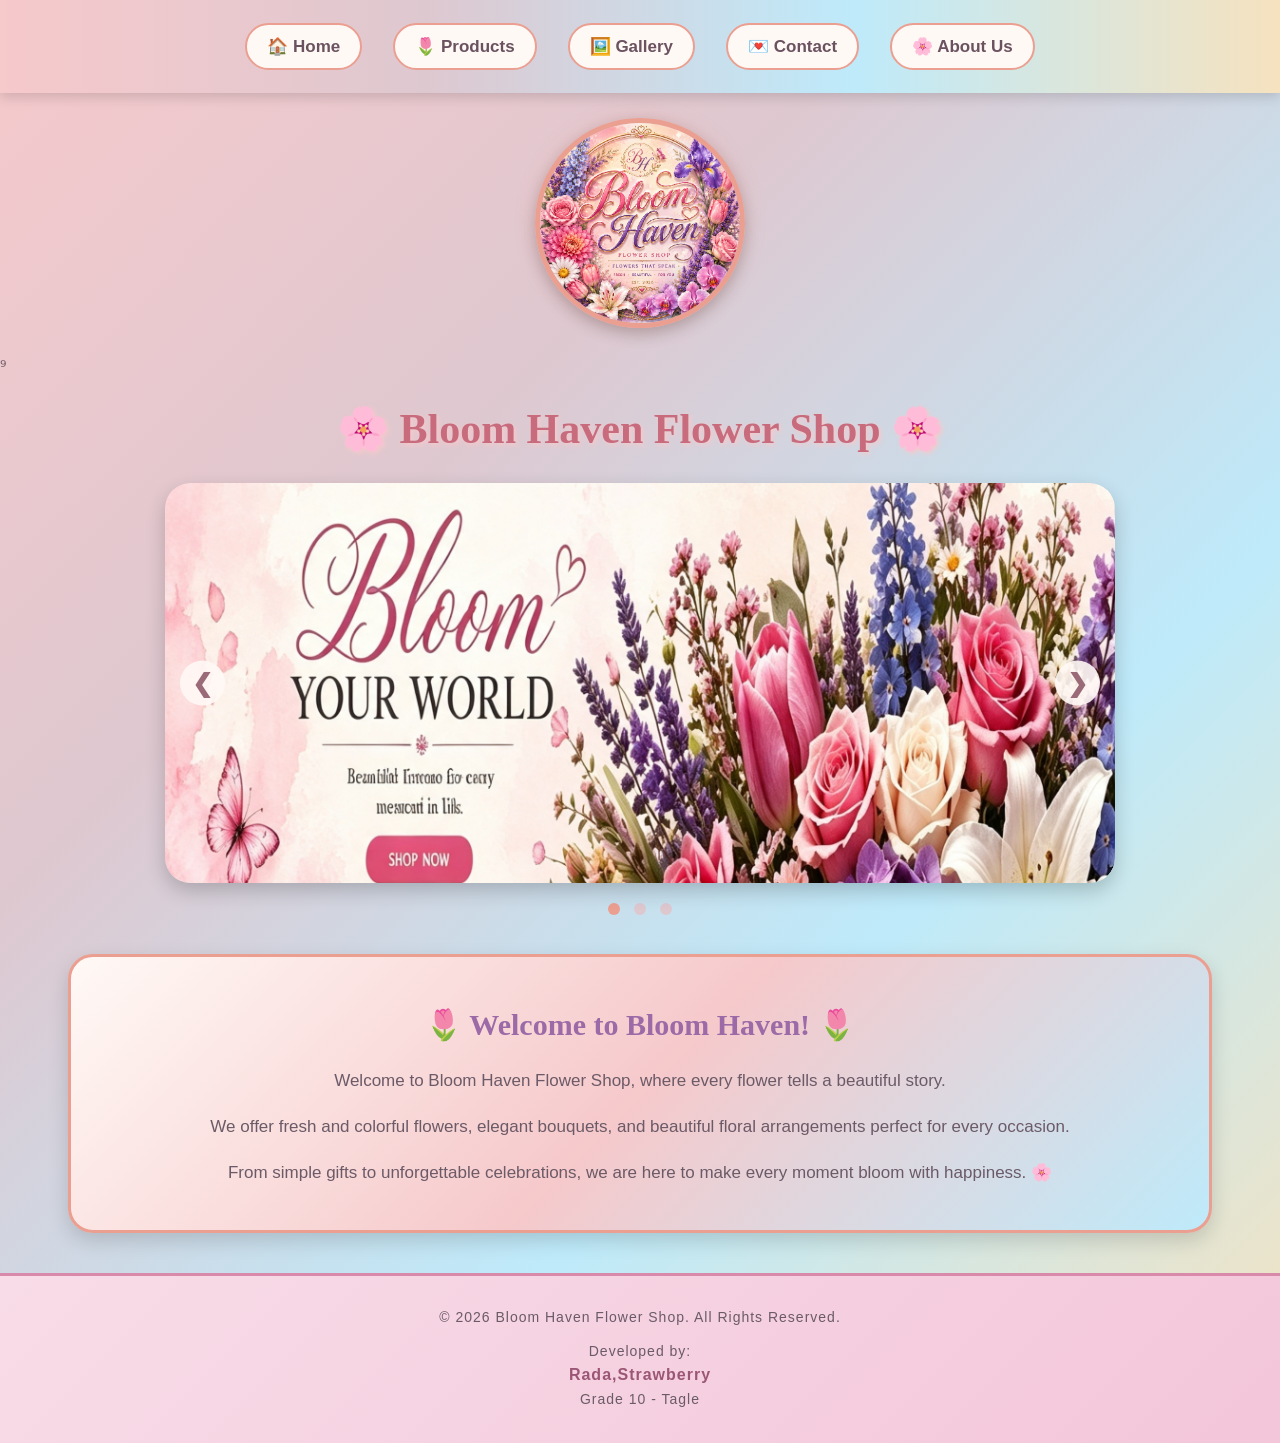
<file: Index.html>
<!DOCTYPE html>
<html>

<head>

    <title>Bloom Haven Flower Shop - Home</title>

    <link rel="stylesheet" href="style.css">

    <style>

        body{
            background:linear-gradient(
                135deg,
                #F6C9CB,
                #DEC8D0,
                #BEEAFA,
                #F6E2BF
            );

            font-family:Arial,sans-serif;
            margin:0;
        }


        /* WELCOME */

        .welcome{
            width:85%;
            margin:30px auto;

            padding:25px;

            text-align:center;

            background:linear-gradient(
                135deg,
                #FFF9F5,
                #F6C9CB,
                #BEEAFA
            );

            border:3px solid #EB9F91;

            border-radius:25px;

            box-shadow:
                0 8px 20px
                rgba(0,0,0,.15);
        }


        .welcome h2{
            color:#9B6AA7;
            font-size:30px;
        }


        .welcome p{
            color:#6B5A67;
            font-size:17px;
            line-height:1.7;
        }


        /* SLIDESHOW */

        .slider{

            width:90%;
            max-width:950px;

            height:400px;

            margin:30px auto 0;

            position:relative;

            overflow:hidden;

            border-radius:25px;

            box-shadow:
                0 8px 20px
                rgba(0,0,0,.2);

        }


        .slides{

            display:none;

            width:100%;
            height:100%;

        }


        .slides img{

            width:100%;
            height:100%;

            object-fit:cover;

            display:block;

            border-radius:25px;

        }


        /* FADE */

        .fade{

            animation:fade 1.2s;

        }


        @keyframes fade{

            from{
                opacity:.4;
            }

            to{
                opacity:1;
            }

        }


        /* ARROWS */

        .prev,
        .next{

            position:absolute;

            top:50%;

            transform:translateY(-50%);

            width:45px;
            height:45px;

            display:flex;

            align-items:center;
            justify-content:center;

            background:rgba(255,249,245,.9);

            color:#9B6A78;

            font-size:25px;

            font-weight:bold;

            border-radius:50%;

            cursor:pointer;

            transition:.3s;

            z-index:5;

            text-decoration:none;

        }


        .prev{
            left:15px;
        }


        .next{
            right:15px;
        }


        .prev:hover,
        .next:hover{

            background:#EB9F91;

            color:white;

            transform:
                translateY(-50%)
                scale(1.1);

        }


        /* DOTS */

        .dots{

            text-align:center;

            margin-top:15px;

        }


        .dot{

            display:inline-block;

            width:12px;
            height:12px;

            margin:5px;

            background:#DEC8D0;

            border-radius:50%;

            cursor:pointer;

            transition:.3s;

        }


        .dot:hover{

            background:#EB9F91;

            transform:scale(1.2);

        }


        .dot.active{

            background:#EB9F91;

        }


        /* PHONE */

        @media screen and (max-width:700px){

            .slider{

                width:92%;

                height:230px;

            }


            .prev,
            .next{

                width:35px;
                height:35px;

                font-size:20px;

            }


            .prev{
                left:8px;
            }


            .next{
                right:8px;
            }


            .welcome{

                width:80%;

            }


            .welcome h2{

                font-size:25px;

            }

        }
  
       nav{
    background:linear-gradient(90deg,#F6C9CB,#DEC8D0,#BEEAFA,#F6E2BF);
    padding:18px 10px;
    text-align:center;
    box-shadow:0 4px 12px rgba(0,0,0,0.15);
}

nav a{
    display:inline-block;
    color:#6B5260;
    text-decoration:none;
    font-size:17px;
    font-weight:bold;

    margin:5px 8px;
    padding:11px 20px;

    border-radius:25px;

    transition:0.4s;
}

nav a:hover{
    background:#FFF9F5;
    color:#EB9F91;

    transform:translateY(-3px);

    box-shadow:0 5px 10px rgba(0,0,0,0.15);
}

    </style>

</head>


<body>


<!-- NAVIGATION -->

<nav>

<a href="index.html">🏠 Home</a>

<a href="products.html">🌷 Products</a>

<a href="gallery.html">🖼️ Gallery</a>

<a href="contact.html">💌 Contact</a>

<a href="about.html">🌸 About Us</a>

</nav>

    
    <div class="logo">

    <img src="images/logo.png"
         alt="Bloom Haven Flower Shop Logo">

</div>⁹

<br>


<!-- BUSINESS NAME -->

<h1 style="
    text-align:center;
    color:#C86B7C;
    font-size:42px;
">

🌸 Bloom Haven Flower Shop 🌸

</h1>


<!-- SLIDESHOW -->

<div class="slider">


    <div class="slides fade">

        <img src="images/banner1.jpg">

    </div>


    <div class="slides fade">

        <img src="images/banner2.jpg">

    </div>


    <div class="slides fade">

        <img src="images/banner3.jpg">

    </div>




    <!-- PREVIOUS -->

    <a
        class="prev"
        onclick="plusSlides(-1)"
    >

        &#10094;

    </a>


    <!-- NEXT -->

    <a
        class="next"
        onclick="plusSlides(1)"
    >

        &#10095;

    </a>


</div>


<!-- DOTS -->

<div class="dots">

    <span
        class="dot"
        onclick="currentSlide(1)">
    </span>

    <span
        class="dot"
        onclick="currentSlide(2)">
    </span>

    <span
        class="dot"
        onclick="currentSlide(3)">
    </span>

</div>


<!-- WELCOME -->

<div class="welcome">

    <h2>
        🌷 Welcome to Bloom Haven! 🌷
    </h2>


    <p>

        Welcome to Bloom Haven Flower Shop,
        where every flower tells a beautiful story.

    </p>


    <p>

        We offer fresh and colorful flowers,
        elegant bouquets, and beautiful floral
        arrangements perfect for every occasion.

    </p>


    <p>

        From simple gifts to unforgettable
        celebrations, we are here to make
        every moment bloom with happiness. 🌸

    </p>

</div>


<!-- JAVASCRIPT -->

<script>

let slideIndex = 1;

showSlides(slideIndex);


function plusSlides(n){

    showSlides(slideIndex += n);

}


function currentSlide(n){

    showSlides(slideIndex = n);

}


function showSlides(n){

    let i;

    let slides =
        document.getElementsByClassName("slides");

    let dots =
        document.getElementsByClassName("dot");


    if(n > slides.length){

        slideIndex = 1;

    }


    if(n < 1){

        slideIndex = slides.length;

    }


    for(i = 0; i < slides.length; i++){

        slides[i].style.display = "none";

    }


    for(i = 0; i < dots.length; i++){

        dots[i].className =
            dots[i].className.replace(" active","");

    }


    slides[slideIndex-1].style.display = "block";

    dots[slideIndex-1].className += " active";

}


/* AUTOMATIC SLIDESHOW */

setInterval(function(){

    plusSlides(1);

},4000);

</script>

  <footer>
    <p>© 2026 Bloom Haven Flower Shop. All Rights Reserved.</p>

    <p class="developer">
        Developed by:<br>
        <strong>Rada,Strawberry</strong><br>
        Grade 10 - Tagle
    </p>
</footer>  
    
    
</body>

</html>
</file>
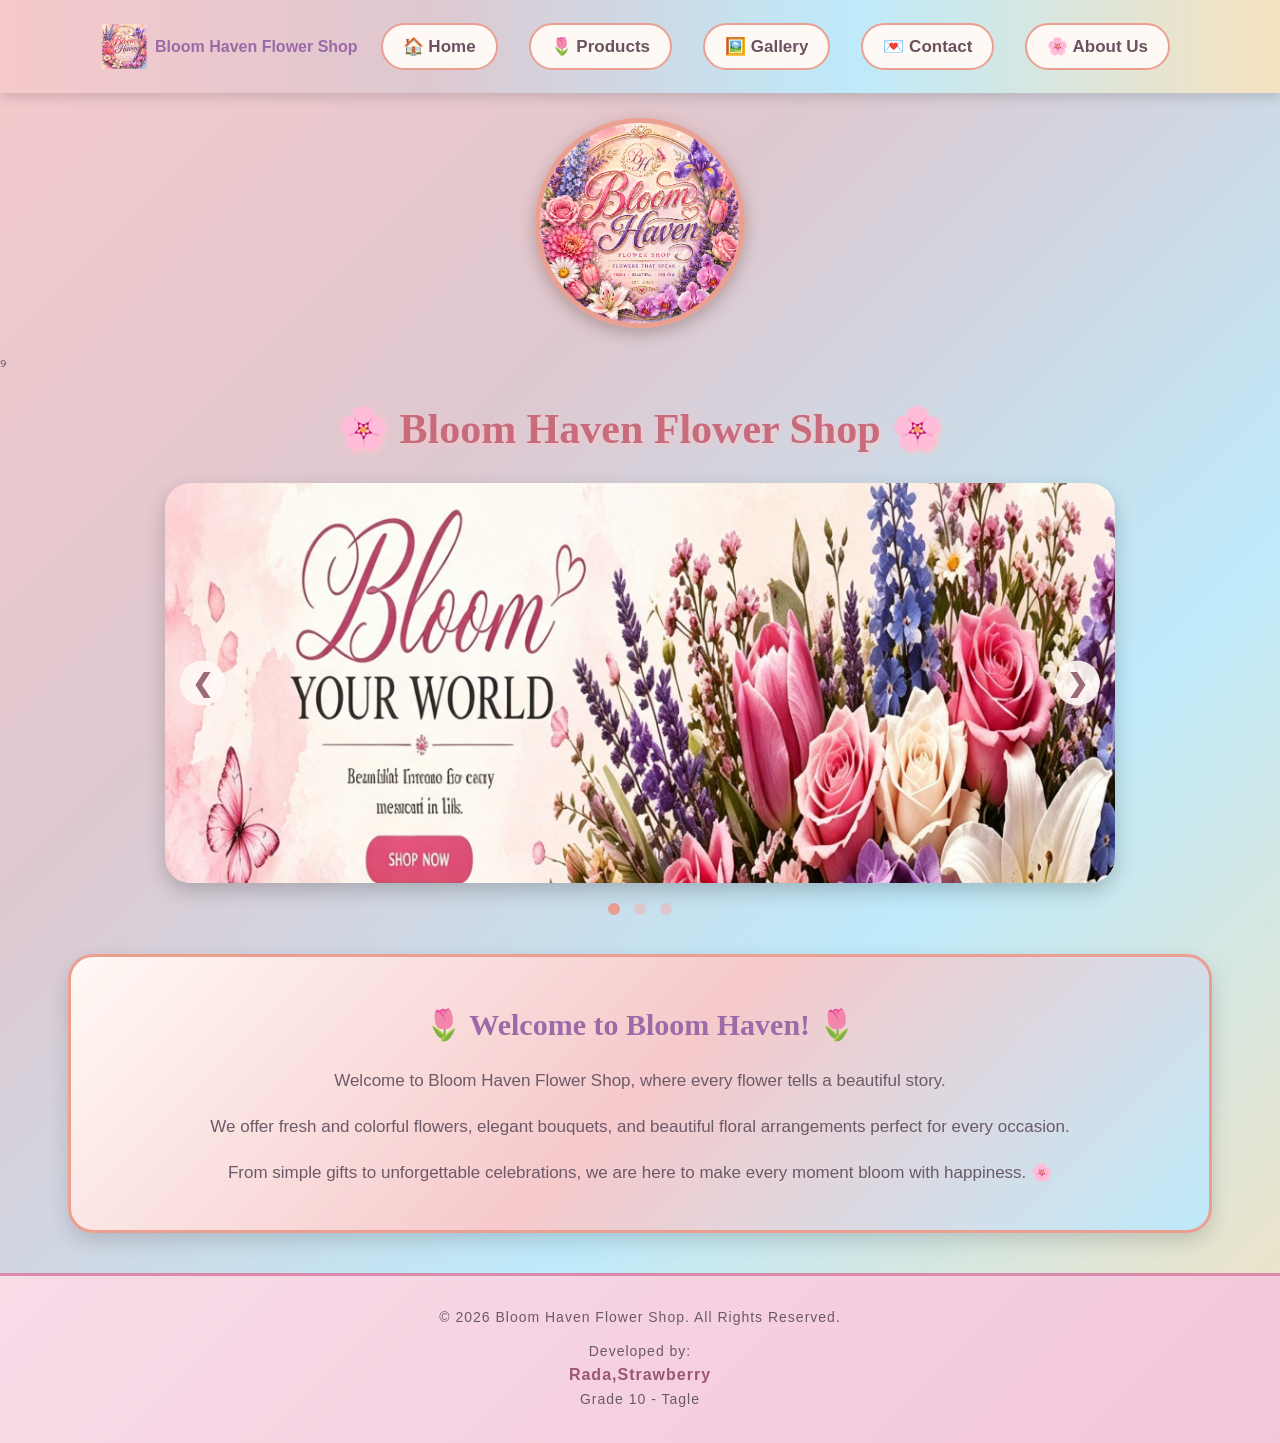
<file: index.html>
<!DOCTYPE html>
<html>

<head>

    <title>Bloom Haven Flower Shop - Home</title>

    <link rel="stylesheet" href="style.css">

    <style>

        body{
            background:linear-gradient(
                135deg,
                #F6C9CB,
                #DEC8D0,
                #BEEAFA,
                #F6E2BF
            );

            font-family:Arial,sans-serif;
            margin:0;
        }


        /* WELCOME */

        .welcome{
            width:85%;
            margin:30px auto;

            padding:25px;

            text-align:center;

            background:linear-gradient(
                135deg,
                #FFF9F5,
                #F6C9CB,
                #BEEAFA
            );

            border:3px solid #EB9F91;

            border-radius:25px;

            box-shadow:
                0 8px 20px
                rgba(0,0,0,.15);
        }


        .welcome h2{
            color:#9B6AA7;
            font-size:30px;
        }


        .welcome p{
            color:#6B5A67;
            font-size:17px;
            line-height:1.7;
        }


        /* SLIDESHOW */

        .slider{

            width:90%;
            max-width:950px;

            height:400px;

            margin:30px auto 0;

            position:relative;

            overflow:hidden;

            border-radius:25px;

            box-shadow:
                0 8px 20px
                rgba(0,0,0,.2);

        }


        .slides{

            display:none;

            width:100%;
            height:100%;

        }


        .slides img{

            width:100%;
            height:100%;

            object-fit:cover;

            display:block;

            border-radius:25px;

        }


        /* FADE */

        .fade{

            animation:fade 1.2s;

        }


        @keyframes fade{

            from{
                opacity:.4;
            }

            to{
                opacity:1;
            }

        }


        /* ARROWS */

        .prev,
        .next{

            position:absolute;

            top:50%;

            transform:translateY(-50%);

            width:45px;
            height:45px;

            display:flex;

            align-items:center;
            justify-content:center;

            background:rgba(255,249,245,.9);

            color:#9B6A78;

            font-size:25px;

            font-weight:bold;

            border-radius:50%;

            cursor:pointer;

            transition:.3s;

            z-index:5;

            text-decoration:none;

        }


        .prev{
            left:15px;
        }


        .next{
            right:15px;
        }


        .prev:hover,
        .next:hover{

            background:#EB9F91;

            color:white;

            transform:
                translateY(-50%)
                scale(1.1);

        }


        /* DOTS */

        .dots{

            text-align:center;

            margin-top:15px;

        }


        .dot{

            display:inline-block;

            width:12px;
            height:12px;

            margin:5px;

            background:#DEC8D0;

            border-radius:50%;

            cursor:pointer;

            transition:.3s;

        }


        .dot:hover{

            background:#EB9F91;

            transform:scale(1.2);

        }


        .dot.active{

            background:#EB9F91;

        }


        /* PHONE */

        @media screen and (max-width:700px){

            .slider{

                width:92%;

                height:230px;

            }


            .prev,
            .next{

                width:35px;
                height:35px;

                font-size:20px;

            }


            .prev{
                left:8px;
            }


            .next{
                right:8px;
            }


            .welcome{

                width:80%;

            }


            .welcome h2{

                font-size:25px;

            }

        }
  
       nav{
    background:linear-gradient(90deg,#F6C9CB,#DEC8D0,#BEEAFA,#F6E2BF);
    padding:18px 10px;
    text-align:center;
    box-shadow:0 4px 12px rgba(0,0,0,0.15);
}

nav a{
    display:inline-block;
    color:#6B5260;
    text-decoration:none;
    font-size:17px;
    font-weight:bold;

    margin:5px 8px;
    padding:11px 20px;

    border-radius:25px;

    transition:0.4s;
}

nav a:hover{
    background:#FFF9F5;
    color:#EB9F91;

    transform:translateY(-3px);

    box-shadow:0 5px 10px rgba(0,0,0,0.15);
}

    </style>

</head>


<body>
    
<!-- NAVIGATION -->

<nav>
<div class="brand">
        <img src="logo.png" alt="Bloom Haven Logo">
        <span>Bloom Haven Flower Shop</span>
</div>
    
<a href="index.html">🏠 Home</a>

<a href="products.html">🌷 Products</a>

<a href="gallery.html">🖼️ Gallery</a>

<a href="contact.html">💌 Contact</a>

<a href="about.html">🌸 About Us</a>

</nav>

    
    <div class="logo">

    <img src="images/logo.png"
         alt="Bloom Haven Flower Shop Logo">

</div>⁹

<br>


<!-- BUSINESS NAME -->

<h1 style="
    text-align:center;
    color:#C86B7C;
    font-size:42px;
">

🌸 Bloom Haven Flower Shop 🌸

</h1>


<!-- SLIDESHOW -->

<div class="slider">


    <div class="slides fade">

        <img src="images/banner1.jpg">

    </div>


    <div class="slides fade">

        <img src="images/banner2.jpg">

    </div>


    <div class="slides fade">

        <img src="images/banner3.jpg">

    </div>




    <!-- PREVIOUS -->

    <a
        class="prev"
        onclick="plusSlides(-1)"
    >

        &#10094;

    </a>


    <!-- NEXT -->

    <a
        class="next"
        onclick="plusSlides(1)"
    >

        &#10095;

    </a>


</div>


<!-- DOTS -->

<div class="dots">

    <span
        class="dot"
        onclick="currentSlide(1)">
    </span>

    <span
        class="dot"
        onclick="currentSlide(2)">
    </span>

    <span
        class="dot"
        onclick="currentSlide(3)">
    </span>

</div>


<!-- WELCOME -->

<div class="welcome">

    <h2>
        🌷 Welcome to Bloom Haven! 🌷
    </h2>


    <p>

        Welcome to Bloom Haven Flower Shop,
        where every flower tells a beautiful story.

    </p>


    <p>

        We offer fresh and colorful flowers,
        elegant bouquets, and beautiful floral
        arrangements perfect for every occasion.

    </p>


    <p>

        From simple gifts to unforgettable
        celebrations, we are here to make
        every moment bloom with happiness. 🌸

    </p>

</div>


<!-- JAVASCRIPT -->

<script>

let slideIndex = 1;

showSlides(slideIndex);


function plusSlides(n){

    showSlides(slideIndex += n);

}


function currentSlide(n){

    showSlides(slideIndex = n);

}


function showSlides(n){

    let i;

    let slides =
        document.getElementsByClassName("slides");

    let dots =
        document.getElementsByClassName("dot");


    if(n > slides.length){

        slideIndex = 1;

    }


    if(n < 1){

        slideIndex = slides.length;

    }


    for(i = 0; i < slides.length; i++){

        slides[i].style.display = "none";

    }


    for(i = 0; i < dots.length; i++){

        dots[i].className =
            dots[i].className.replace(" active","");

    }


    slides[slideIndex-1].style.display = "block";

    dots[slideIndex-1].className += " active";

}


/* AUTOMATIC SLIDESHOW */

setInterval(function(){

    plusSlides(1);

},4000);

</script>

  <footer>
    <p>© 2026 Bloom Haven Flower Shop. All Rights Reserved.</p>

    <p class="developer">
        Developed by:<br>
        <strong>Rada,Strawberry</strong><br>
        Grade 10 - Tagle
    </p>
</footer>  
    
    
</body>

</html>
</file>
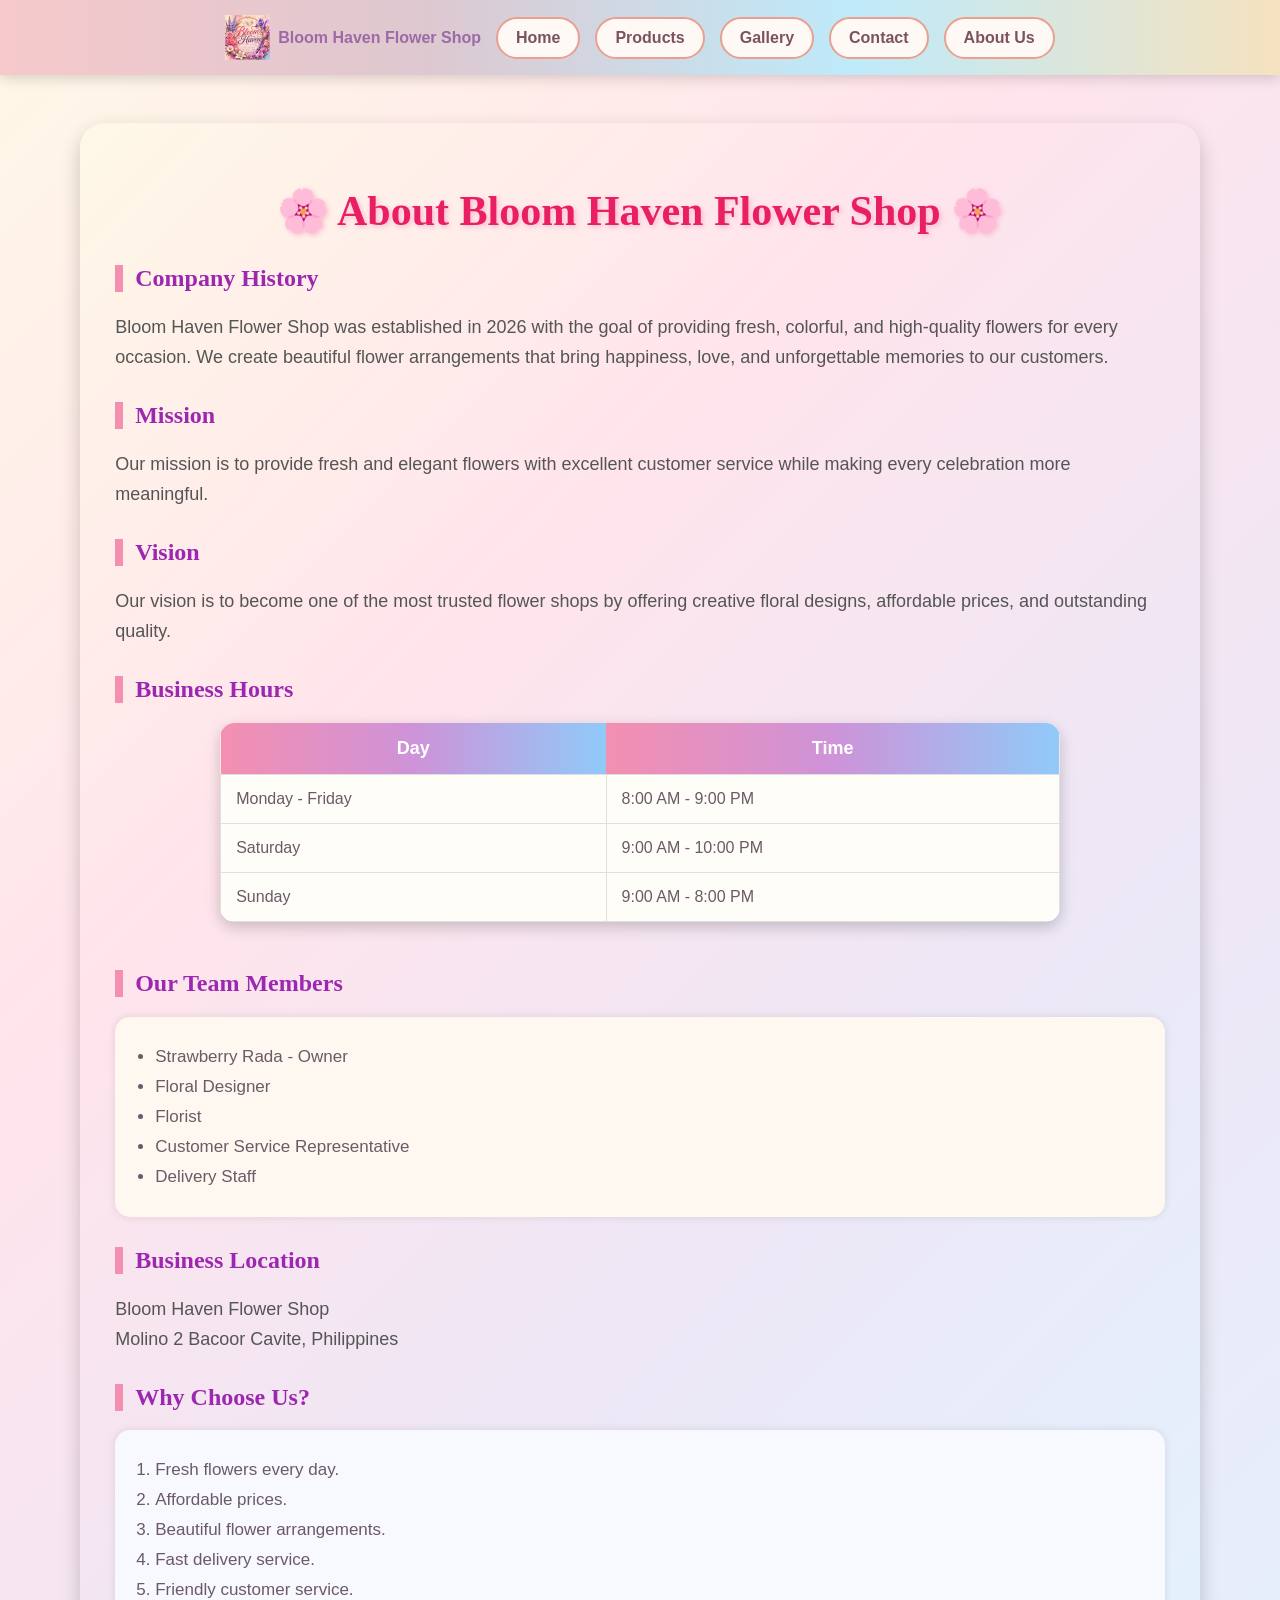
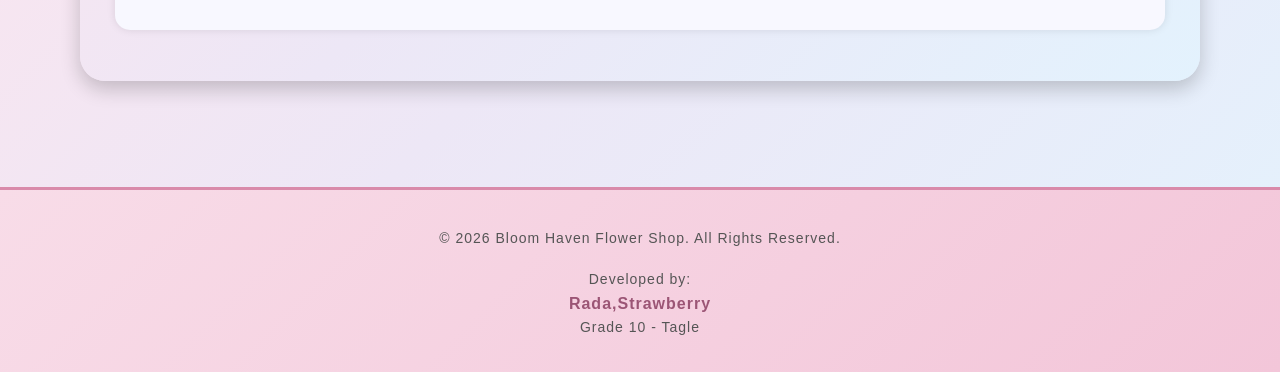
<file: about.html>
<!DOCTYPE html>
<html>

<head>

    <title>Bloom Haven Flower Shop - About Us</title>

    <link rel="stylesheet" href="style.css">

 <style>

body{
    margin:0;
    padding:0;
    font-family:Arial, sans-serif;
    background:linear-gradient(135deg,#FFF8E7,#FFE4EC,#EDE7F6,#E3F2FD);
}

h1{
    text-align:center;
    color:#E91E63;
    font-size:42px;
    text-shadow:2px 2px 5px #F8BBD0;
}

h2{
    color:#9C27B0;
    border-left:8px solid #F48FB1;
    padding-left:12px;
    margin-top:30px;
}

p{
    font-size:18px;
    line-height:30px;
    color:#555;
}

.box{

    width:82%;
    margin:30px auto;
    padding:35px;

    background:linear-gradient(
    135deg,
    #FFF8E7,
    #FFE4EC,
    #EDE7F6,
    #E3F2FD
    );

    border-radius:25px;

    box-shadow:0 8px 20px rgba(0,0,0,.2);

}

table{

    width:80%;
    margin:auto;
    border-collapse:collapse;
    border-radius:15px;
    overflow:hidden;
    box-shadow:0 5px 15px rgba(0,0,0,.2);

}

th{

    background:linear-gradient(
    to right,
    #F48FB1,
    #CE93D8,
    #90CAF9
    );

    color:white;
    padding:15px;
    font-size:18px;

}

td{

    background:#FFFDF7;
    padding:15px;
    border:1px solid #E0E0E0;

}

tr:nth-child(even){

    background:#FFF3F7;

}

ul{

    background:#FFF8F0;
    padding:20px 40px;
    border-radius:15px;
    box-shadow:0 0 8px rgba(0,0,0,.1);

}

ol{

    background:#F8F8FF;
    padding:20px 40px;
    border-radius:15px;
    box-shadow:0 0 8px rgba(0,0,0,.1);

}

li{

    margin:10px 0;
    font-size:17px;

}

</style>

</head>

<body>

<nav>

    <div class="brand">
        <img src="logo.png" alt="Bloom Haven Logo">
        <span>Bloom Haven Flower Shop</span>
    </div>

<a href="index.html">Home</a>

<a href="products.html">Products</a>

<a href="gallery.html">Gallery</a>

<a href="contact.html">Contact</a>

<a href="about.html">About Us</a>

</nav>

<br>

<div class="box">

<h1>🌸 About Bloom Haven Flower Shop 🌸</h1>

<h2>Company History</h2>

<p>

Bloom Haven Flower Shop was established in 2026 with the goal of providing
fresh, colorful, and high-quality flowers for every occasion.
We create beautiful flower arrangements that bring happiness,
love, and unforgettable memories to our customers.

</p>

<h2>Mission</h2>

<p>

Our mission is to provide fresh and elegant flowers with excellent customer
service while making every celebration more meaningful.

</p>

<h2>Vision</h2>

<p>

Our vision is to become one of the most trusted flower shops by offering
creative floral designs, affordable prices, and outstanding quality.

</p>

<h2>Business Hours</h2>

<table>

<tr>

<th>Day</th>

<th>Time</th>

</tr>

<tr>

<td>Monday - Friday</td>

<td>8:00 AM - 9:00 PM</td>

</tr>

<tr>

<td>Saturday</td>

<td>9:00 AM - 10:00 PM</td>

</tr>

<tr>

<td>Sunday</td>

<td>9:00 AM - 8:00 PM</td>

</tr>

</table>

<br>

<h2>Our Team Members</h2>

<ul>

<li>Strawberry Rada - Owner</li>

<li>Floral Designer</li>

<li>Florist</li>

<li>Customer Service Representative</li>

<li>Delivery Staff</li>

</ul>

<h2>Business Location</h2>

<p>

Bloom Haven Flower Shop<br>

Molino 2 Bacoor Cavite, Philippines

</p>

<h2>Why Choose Us?</h2>

<ol>

<li>Fresh flowers every day.</li>

<li>Affordable prices.</li>

<li>Beautiful flower arrangements.</li>

<li>Fast delivery service.</li>

<li>Friendly customer service.</li>

</ol>

</div>

<br><br>

    
    <footer>
    <p>© 2026 Bloom Haven Flower Shop. All Rights Reserved.</p>

    <p class="developer">
        Developed by:<br>
        <strong>Rada,Strawberry</strong><br>
        Grade 10 - Tagle
    </p>
</footer>
    
</body>

</html>
</file>
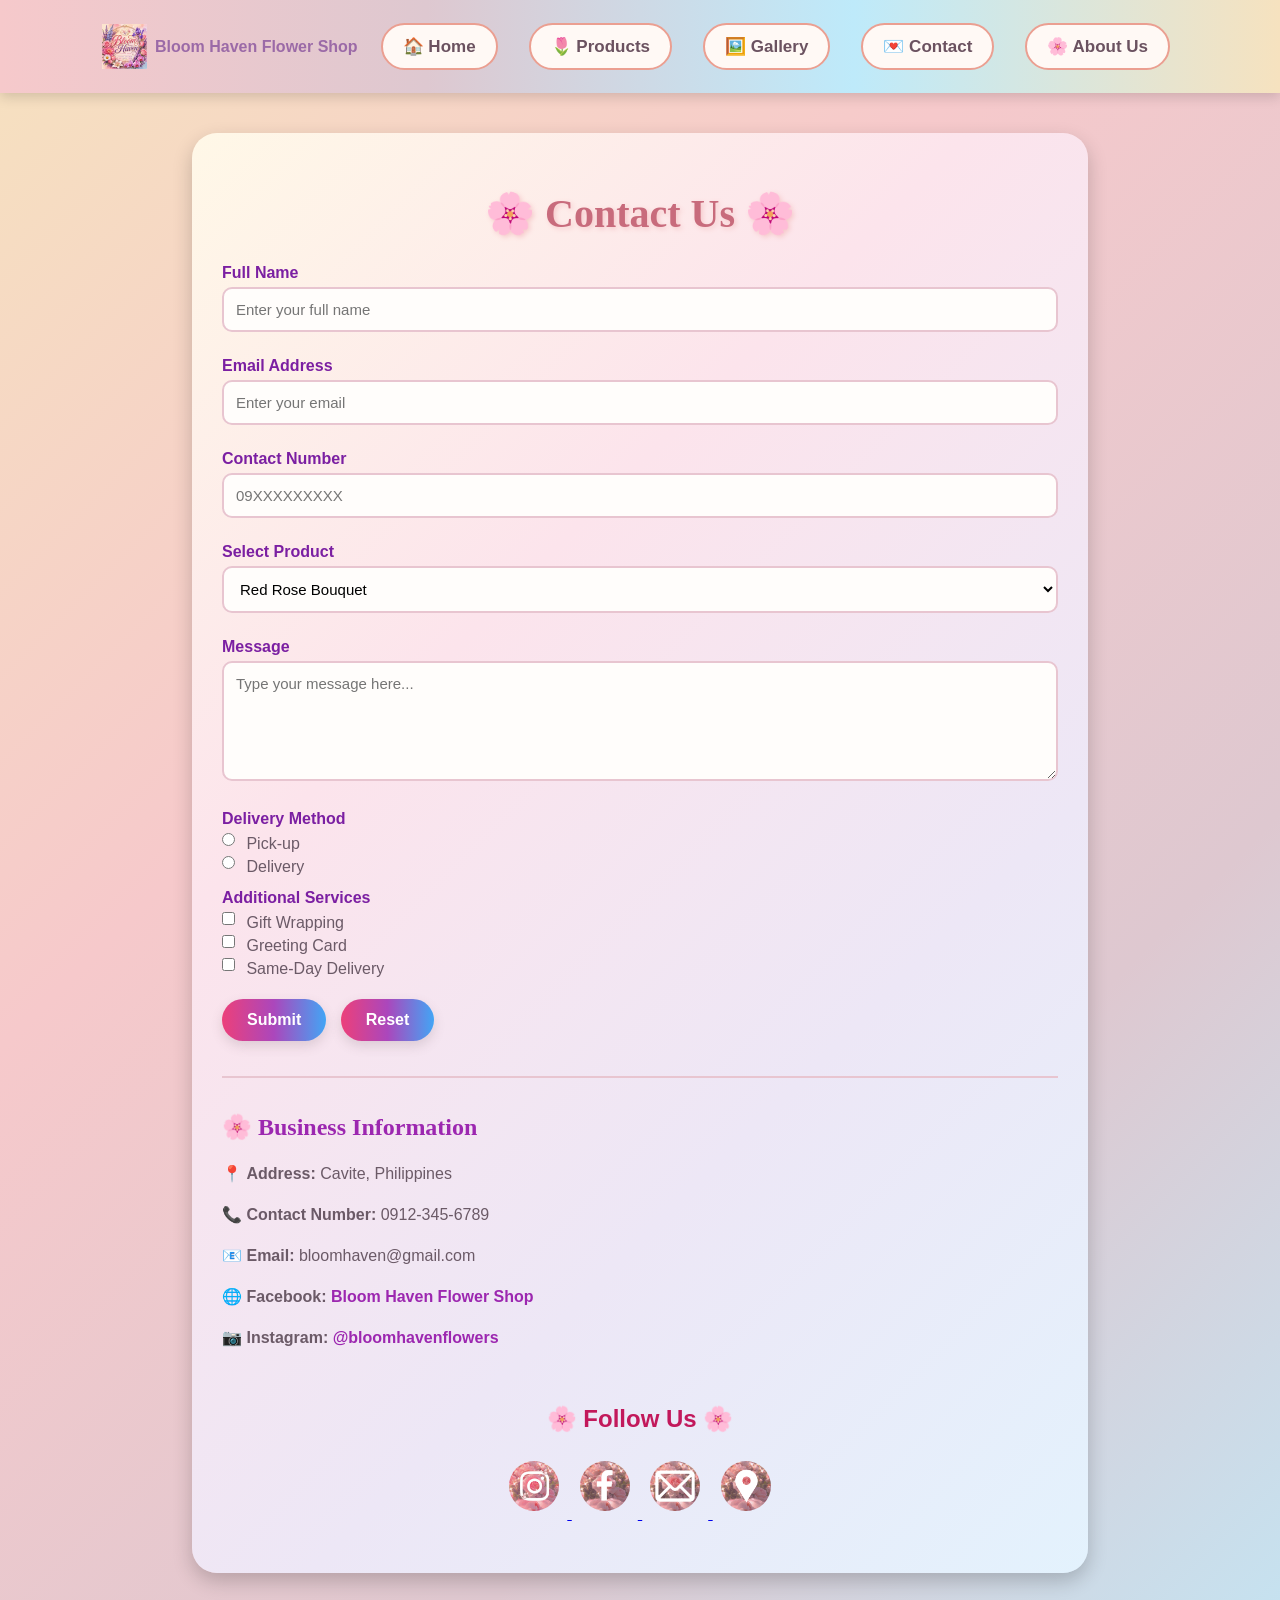
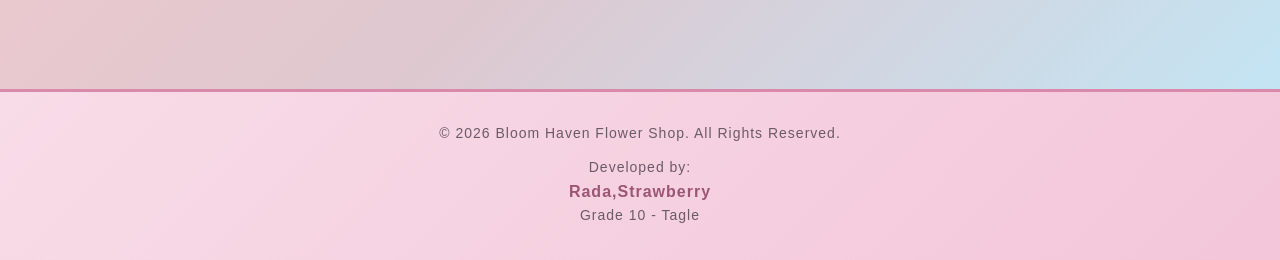
<file: contact.html>
<!DOCTYPE html>
<html>

<head>

    <title>Bloom Haven Flower Shop - Contact Us</title>

    <link rel="stylesheet" href="style.css">

    <style>

        body{
            margin:0;
            font-family:Arial,sans-serif;

            background:linear-gradient(
                135deg,
                #F6E2BF,
                #F6C9CB,
                #DEC8D0,
                #BEEAFA
            );
        }


        /* NAVIGATION */

        nav{
            background:linear-gradient(
                90deg,
                #F6C9CB,
                #DEC8D0,
                #BEEAFA,
                #F6E2BF
            );

            padding:18px 10px;
            text-align:center;

            box-shadow:
                0 4px 12px
                rgba(0,0,0,0.15);
        }


        nav a{
            display:inline-block;

            color:#6B5260;
            text-decoration:none;

            font-size:17px;
            font-weight:bold;

            margin:5px 8px;
            padding:11px 20px;

            border-radius:25px;

            transition:.4s;
        }


        nav a:hover{
            background:#FFF9F5;
            color:#EB9F91;

            transform:translateY(-3px);

            box-shadow:
                0 5px 10px
                rgba(0,0,0,0.15);
        }


        /* CONTAINER */

        .container{
            width:70%;
            margin:40px auto;

            background:linear-gradient(
                135deg,
                #FFF8E7,
                #FCE4EC,
                #EDE7F6,
                #E3F2FD
            );

            padding:30px;

            border-radius:25px;

            box-shadow:
                0 8px 20px
                rgba(0,0,0,.2);

            box-sizing:border-box;
        }


        /* TITLE */

        h1{
            text-align:center;

            color:#C86B7C;

            font-size:40px;

            text-shadow:
                2px 2px 5px #F6C9CB;
        }


        /* LABELS */

        label{
            font-weight:bold;
            color:#7B1FA2;

            display:block;

            margin-top:10px;
            margin-bottom:5px;
        }


        /* TEXT INPUTS */

        input[type="text"],
        input[type="email"],
        input[type="tel"],
        select,
        textarea{

            width:100%;

            padding:12px;

            margin-bottom:15px;

            border-radius:10px;

            border:2px solid #E8C5D0;

            box-sizing:border-box;

            font-family:Arial,sans-serif;

            font-size:15px;

            background:#FFFDFB;
        }


        input[type="text"]:focus,
        input[type="email"]:focus,
        input[type="tel"]:focus,
        select:focus,
        textarea:focus{

            outline:none;

            border-color:#BEEAFA;

            box-shadow:
                0 0 8px
                rgba(190,234,250,.8);
        }


        /* MESSAGE */

        textarea{

            height:120px;

            resize:vertical;
        }


        /* RADIO BUTTONS */

        input[type="radio"]{

            width:auto;

            margin:0 7px 10px 0;

            vertical-align:middle;

            accent-color:#AB47BC;
        }


        /* CHECKBOXES */

        input[type="checkbox"]{

            width:auto;

            margin:0 7px 10px 0;

            vertical-align:middle;

            accent-color:#EC407A;
        }


        /* BUTTONS */

        button{

            background:linear-gradient(
                to right,
                #EC407A,
                #AB47BC,
                #42A5F5
            );

            color:white;

            border:none;

            padding:12px 25px;

            margin-right:10px;

            border-radius:25px;

            cursor:pointer;

            font-size:16px;

            font-weight:bold;

            transition:.4s;
        }


        button:hover{

            transform:translateY(-3px)
                       scale(1.03);

            box-shadow:
                0 6px 12px
                rgba(0,0,0,.2);
        }


        /* BUSINESS INFORMATION */

        hr{

            border:none;

            border-top:2px solid #E8C5D0;

            margin:35px 0;
        }


        h2{

            color:#9C27B0;
        }


        .business-info p{

            color:#6B5A67;

            font-size:16px;

            line-height:25px;
        }


        .business-info a{

            color:#9C27B0;

            font-weight:bold;

            text-decoration:none;
        }


        .business-info a:hover{

            color:#EC407A;

            text-decoration:underline;
        }


        /* PHONE */

        @media screen and (max-width:700px){

            .container{

                width:92%;

                padding:20px;
            }


            h1{

                font-size:30px;
            }


            nav a{

                font-size:13px;

                padding:9px 11px;

                margin:3px;
            }

        }

    </style>

</head>


<body>


<!-- NAVIGATION -->

<nav>

    <div class="brand">
        <img src="logo.png" alt="Bloom Haven Logo">
        <span>Bloom Haven Flower Shop</span>
    </div>

<a href="index.html">🏠 Home</a>

<a href="products.html">🌷 Products</a>

<a href="gallery.html">🖼️ Gallery</a>

<a href="contact.html">💌 Contact</a>

<a href="about.html">🌸 About Us</a>

</nav>


<!-- CONTACT CONTAINER -->

<div class="container">


<h1>🌸 Contact Us 🌸</h1>


<form>


<label>Full Name</label>

<input
type="text"
placeholder="Enter your full name"
>


<label>Email Address</label>

<input
type="email"
placeholder="Enter your email"
>


<label>Contact Number</label>

<input
type="tel"
placeholder="09XXXXXXXXX"
>


<label>Select Product</label>

<select>

<option>Red Rose Bouquet</option>

<option>Pink Tulips Bouquet</option>

<option>Dahlia Bouquet</option>

<option>Pink Lily Bouquet</option>

<option>Pink Orchid Bouquet</option>

<option>White Daisy Bouquet</option>

<option>Delphinium Bouquet</option>

<option>Iris</option>

<option>Lavender Bouquet</option>

</select>


<label>Message</label>

<textarea
placeholder="Type your message here..."
></textarea>


<label>Delivery Method</label>

<input
type="radio"
name="delivery"
>
Pick-up

<br>

<input
type="radio"
name="delivery"
>
Delivery


<label>Additional Services</label>

<input
type="checkbox"
>
Gift Wrapping

<br>

<input
type="checkbox"
>
Greeting Card

<br>

<input
type="checkbox"
>
Same-Day Delivery

<br><br>


<button type="submit">
Submit
</button>

<button type="reset">
Reset
</button>


</form>


<hr>


<!-- BUSINESS INFORMATION -->

<div class="business-info">

<h2>
🌸 Business Information
</h2>


<p>
📍 <b>Address:</b> Cavite, Philippines
</p>


<p>
📞 <b>Contact Number:</b> 0912-345-6789
</p>


<p>
📧 <b>Email:</b> bloomhaven@gmail.com
</p>


<p>
🌐 <b>Facebook:</b>
<a href="https://facebook.com" target="_blank">
Bloom Haven Flower Shop
</a>
</p>


<p>
📷 <b>Instagram:</b>
<a href="https://instagram.com" target="_blank">
@bloomhavenflowers
</a>
</p>

</div>

  <div style="text-align:center; padding:20px;">

    <h2 style="color:#C2185B; font-family:Arial;">
        🌸 Follow Us 🌸
    </h2>

    <a href="https://www.instagram.com/">
        <img src="Instagram.jpg" width="50" height="50"
             style="border-radius:50%; margin:8px;">
    </a>

    <a href="https://www.facebook.com/">
        <img src="Facebook.jpg" width="50" height="50"
             style="border-radius:50%; margin:8px;">
    </a>

    <a href="mailto:your@gmail.com">
        <img src="Email.jpg" width="50" height="50"
             style="border-radius:50%; margin:8px;">
    </a>

    <a href="Location.html">
        <img src="Location.jpg" width="50" height="50"
             style="border-radius:50%; margin:8px;">
    </a>

</div>

</div>

    

<br><br>

    <footer>
    <p>© 2026 Bloom Haven Flower Shop. All Rights Reserved.</p>

    <p class="developer">
        Developed by:<br>
        <strong>Rada,Strawberry</strong><br>
        Grade 10 - Tagle
    </p>
</footer>

</body>

</html>
</file>
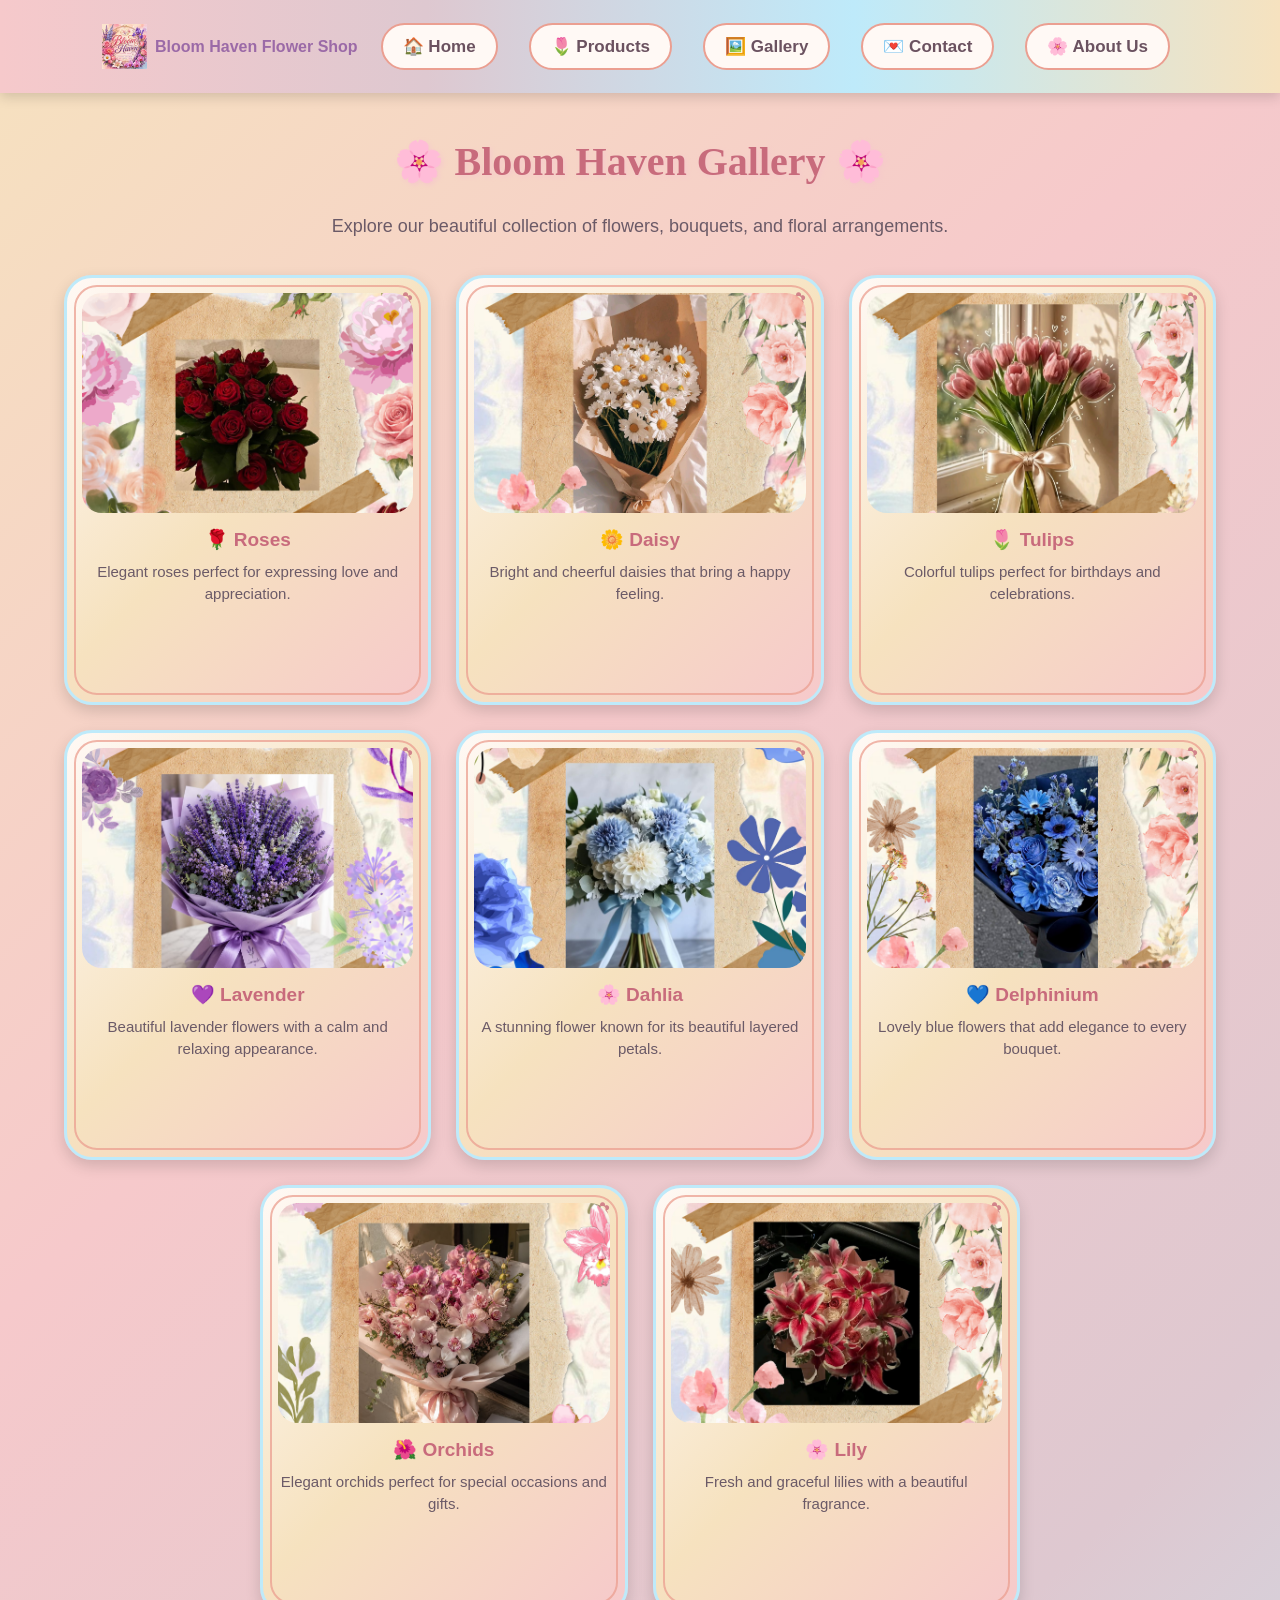
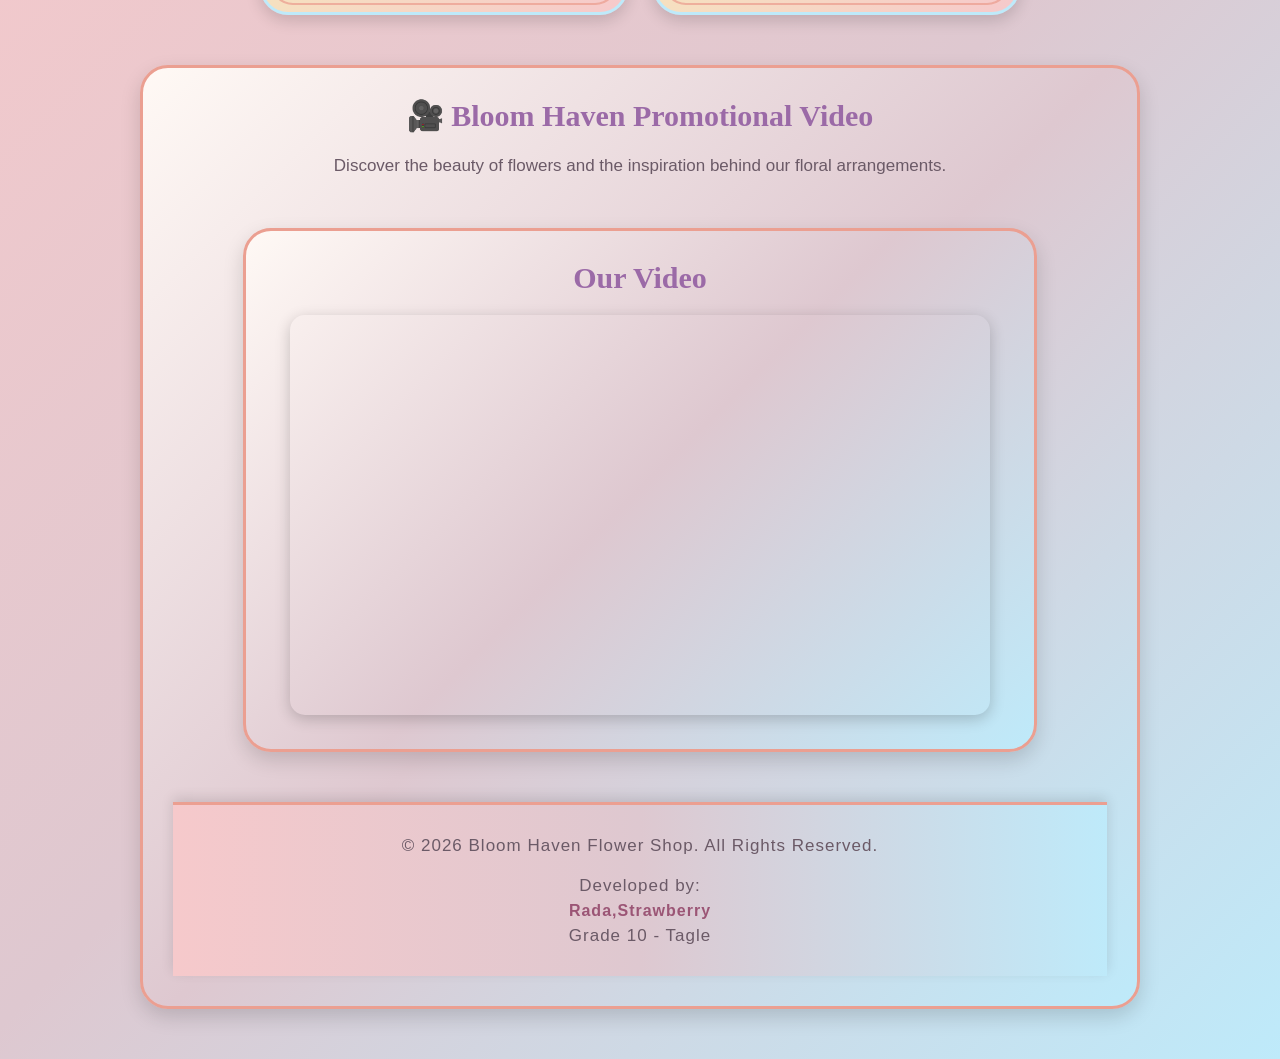
<file: gallery.html>
<!DOCTYPE html>
<html>

<head>

    <title>Bloom Haven Flower Shop - Gallery</title>

    <link rel="stylesheet" href="style.css">

    <style>

        body{
            background:linear-gradient(
                135deg,
                #F6E2BF,
                #F6C9CB,
                #DEC8D0,
                #BEEAFA
            );

            font-family:Arial,sans-serif;
            margin:0;
        }


        /* ========================= */
        /* NAVIGATION */
        /* ========================= */

        nav{
            background:linear-gradient(
                90deg,
                #F6C9CB,
                #DEC8D0,
                #BEEAFA,
                #F6E2BF
            );

            padding:18px 10px;
            text-align:center;

            box-shadow:
                0 4px 12px
                rgba(0,0,0,0.15);
        }


        nav a{
            display:inline-block;

            color:#6B5260;

            text-decoration:none;

            font-size:17px;
            font-weight:bold;

            margin:5px 8px;
            padding:11px 20px;

            border-radius:25px;

            transition:0.4s;
        }


        nav a:hover{
            background:#FFF9F5;

            color:#EB9F91;

            transform:translateY(-3px);

            box-shadow:
                0 5px 10px
                rgba(0,0,0,0.15);
        }


        /* ========================= */
        /* TITLE */
        /* ========================= */

        h1{
            text-align:center;

            color:#C86B7C;

            font-size:40px;

            text-shadow:
                2px 2px 5px #F6C9CB;
        }


        .intro{
            text-align:center;

            color:#6B5A67;

            font-size:18px;

            padding:0 15px;
        }


        /* ========================= */
        /* GALLERY */
        /* ========================= */

        .gallery-table{

            width:90%;

            max-width:1200px;

            margin:35px auto;

            display:grid;

            grid-template-columns:
                repeat(6, 1fr);

            gap:25px;

            justify-content:center;
        }


        /* ========================= */
        /* FLOWER CARD */
        /* ========================= */

        .flower-card{

            grid-column:span 2;

            height:430px;

            box-sizing:border-box;

            background:linear-gradient(
                135deg,
                #FFF9F5,
                #F6E2BF,
                #F6C9CB
            );

            border:3px solid #BEEAFA;

            border-radius:28px;

            padding:15px;

            text-align:center;

            box-shadow:
                0 6px 15px
                rgba(0,0,0,.15);

            transition:0.4s;

            overflow:hidden;

            position:relative;
        }


        /* ========================= */
        /* DECORATIVE CURVED LINE */
        /* ========================= */

        .flower-card::before{

            content:"";

            position:absolute;

            top:7px;
            left:7px;
            right:7px;
            bottom:7px;

            border:2px solid #EB9F91;

            border-radius:23px;

            pointer-events:none;

            opacity:.75;
        }


        .flower-card::after{

            content:"✿";

            position:absolute;

            top:10px;
            right:15px;

            color:#C86B7C;

            font-size:18px;

            opacity:.8;
        }


        .flower-card:hover{

            transform:
                translateY(-8px)
                scale(1.03);

            border:3px solid #EB9F91;

            box-shadow:
                0 10px 20px
                rgba(235,159,145,.4);
        }


        /* ========================= */
        /* FLOWER PICTURES */
        /* ========================= */

        .flower-card img{

            width:100%;

            height:220px;

            object-fit:cover;

            border-radius:20px;

            display:block;

            position:relative;

            z-index:1;
        }


        /* ========================= */
        /* FLOWER NAME */
        /* ========================= */

        .flower-card h4{

            color:#C86B7C;

            margin:15px 0 8px;

            font-size:19px;

            height:25px;

            position:relative;

            z-index:1;
        }


        /* ========================= */
        /* DESCRIPTION */
        /* ========================= */

        .flower-card p{

            color:#6B5A67;

            font-size:15px;

            line-height:22px;

            height:66px;

            margin:8px 0;

            display:flex;

            align-items:flex-start;

            justify-content:center;

            position:relative;

            z-index:1;
        }


        /* ========================= */
        /* CENTER LAST 2 CARDS */
        /* ========================= */

        .flower-card:nth-child(7){

            grid-column:2 / span 2;
        }


        .flower-card:nth-child(8){

            grid-column:4 / span 2;
        }


        /* ========================= */
        /* VIDEO SECTION */
        /* ========================= */

        .video-section{

            width:85%;

            max-width:1000px;

            margin:50px auto;

            padding:30px;

            box-sizing:border-box;

            text-align:center;

            background:linear-gradient(
                135deg,
                #FFF9F5,
                #DEC8D0,
                #BEEAFA
            );

            border:3px solid #EB9F91;

            border-radius:28px;

            box-shadow:
                0 8px 20px
                rgba(0,0,0,.15);
        }


        .video-section h2{

            color:#9B6AA7;

            font-size:30px;

            margin-top:0;
        }


        .video-section p{

            color:#6B5A67;

            font-size:17px;

            line-height:25px;
        }


        /* ========================= */
        /* VIDEO */
        /* ========================= */

        .video-container{

            width:100%;

            display:flex;

            justify-content:center;

            margin-top:20px;
        }


        .video-container iframe{

            width:80%;

            max-width:800px;

            height:400px;

            border:none;

            border-radius:20px;

            box-shadow:
                0 8px 20px
                rgba(0,0,0,.2);
        }


        /* ========================= */
        /* FOOTER */
        /* ========================= */

        footer{

            text-align:center;

            margin-top:40px;

            padding:20px;

            background:linear-gradient(
                90deg,
                #F6C9CB,
                #DEC8D0,
                #BEEAFA
            );

            color:#6B5260;

            font-size:14px;

            border-top:
                3px solid #EB9F91;

            box-shadow:
                0 -4px 12px
                rgba(0,0,0,.12);
        }


        /* ========================= */
        /* PHONE */
        /* ========================= */

        @media screen and (max-width:700px){

            nav a{

                font-size:13px;

                padding:9px 11px;

                margin:3px;
            }


            .gallery-table{

                width:94%;

                grid-template-columns:
                    repeat(2, 1fr);

                gap:15px;
            }


            .flower-card{

                grid-column:span 1;

                height:350px;

                padding:8px;

                border-radius:22px;
            }


            .flower-card::before{

                border-radius:18px;
            }


            .flower-card:nth-child(7),
            .flower-card:nth-child(8){

                grid-column:span 1;
            }


            .flower-card img{

                height:150px;

                border-radius:15px;
            }


            .flower-card h4{

                font-size:16px;

                height:20px;
            }


            .flower-card p{

                font-size:12px;

                line-height:17px;

                height:50px;
            }


            h1{

                font-size:30px;
            }


            .intro{

                font-size:15px;
            }


            .video-section{

                width:92%;

                padding:20px;
            }


            .video-section h2{

                font-size:24px;
            }


            .video-section p{

                font-size:14px;
            }


            .video-container iframe{

                width:100%;

                height:230px;
            }

        }

    </style>

</head>


<body>


<!-- ========================= -->
<!-- NAVIGATION -->
<!-- ========================= -->

<nav>

    <div class="brand">
        <img src="logo.png" alt="Bloom Haven Logo">
        <span>Bloom Haven Flower Shop</span>
    </div>
    
    <a href="index.html">🏠 Home</a>

    <a href="products.html">🌷 Products</a>

    <a href="gallery.html">🖼️ Gallery</a>

    <a href="contact.html">💌 Contact</a>

    <a href="about.html">🌸 About Us</a>

</nav>


<br>


<!-- ========================= -->
<!-- TITLE -->
<!-- ========================= -->

<h1>
    🌸 Bloom Haven Gallery 🌸
</h1>


<p class="intro">

    Explore our beautiful collection of flowers,
    bouquets, and floral arrangements.

</p>


<!-- ========================= -->
<!-- FLOWER GALLERY -->
<!-- ========================= -->

<div class="gallery-table">


    <!-- 1 -->

    <div class="flower-card">

        <img src="images/roses.png">

        <h4>🌹 Roses</h4>

        <p>
            Elegant roses perfect for expressing
            love and appreciation.
        </p>

    </div>


    <!-- 2 -->

    <div class="flower-card">

        <img src="images/Daisy.png">

        <h4>🌼 Daisy</h4>

        <p>
            Bright and cheerful daisies that bring
            a happy feeling.
        </p>

    </div>


    <!-- 3 -->

    <div class="flower-card">

        <img src="images/tulips.png">

        <h4>🌷 Tulips</h4>

        <p>
            Colorful tulips perfect for birthdays
            and celebrations.
        </p>

    </div>


    <!-- 4 -->

    <div class="flower-card">

        <img src="images/lavender.png">

        <h4>💜 Lavender</h4>

        <p>
            Beautiful lavender flowers with a calm
            and relaxing appearance.
        </p>

    </div>


    <!-- 5 -->

    <div class="flower-card">

        <img src="images/Dahlia.jpg">

        <h4>🌸 Dahlia</h4>

        <p>
            A stunning flower known for its
            beautiful layered petals.
        </p>

    </div>


    <!-- 6 -->

    <div class="flower-card">

        <img src="images/Delphinium.png">

        <h4>💙 Delphinium</h4>

        <p>
            Lovely blue flowers that add elegance
            to every bouquet.
        </p>

    </div>


    <!-- 7 -->

    <div class="flower-card">

        <img src="images/orchids.png">

        <h4>🌺 Orchids</h4>

        <p>
            Elegant orchids perfect for special
            occasions and gifts.
        </p>

    </div>


    <!-- 8 -->

    <div class="flower-card">

        <img src="images/Lily.png">

        <h4>🌸 Lily</h4>

        <p>
            Fresh and graceful lilies with a
            beautiful fragrance.
        </p>

    </div>


</div>


<!-- ========================= -->
<!-- PROMOTIONAL VIDEO -->
<!-- ========================= -->

<div class="video-section">

    <h2>
        🎥 Bloom Haven Promotional Video
    </h2>


    <p>
        Discover the beauty of flowers and
        the inspiration behind our floral arrangements.
    </p>


    <section class="video-section">
    <h2>Our Video</h2>

    <iframe 
        width="560" 
        height="315" 
        src="https://www.youtube.com/embed/qcirmQuXuGc?si=XLLlsULME2vBG6pY"
        title="YouTube video player"
        frameborder="0"
        allow="accelerometer; autoplay; clipboard-write; encrypted-media; gyroscope; picture-in-picture; web-share"
        referrerpolicy="strict-origin-when-cross-origin"
        allowfullscreen>
    </iframe>
    </section>


<!-- ========================= -->
<!-- FOOTER -->
<!-- ========================= -->

    <footer>
    <p>© 2026 Bloom Haven Flower Shop. All Rights Reserved.</p>

    <p class="developer">
        Developed by:<br>
        <strong>Rada,Strawberry</strong><br>
        Grade 10 - Tagle
    </p>
</footer>


</body>

</html>
</file>
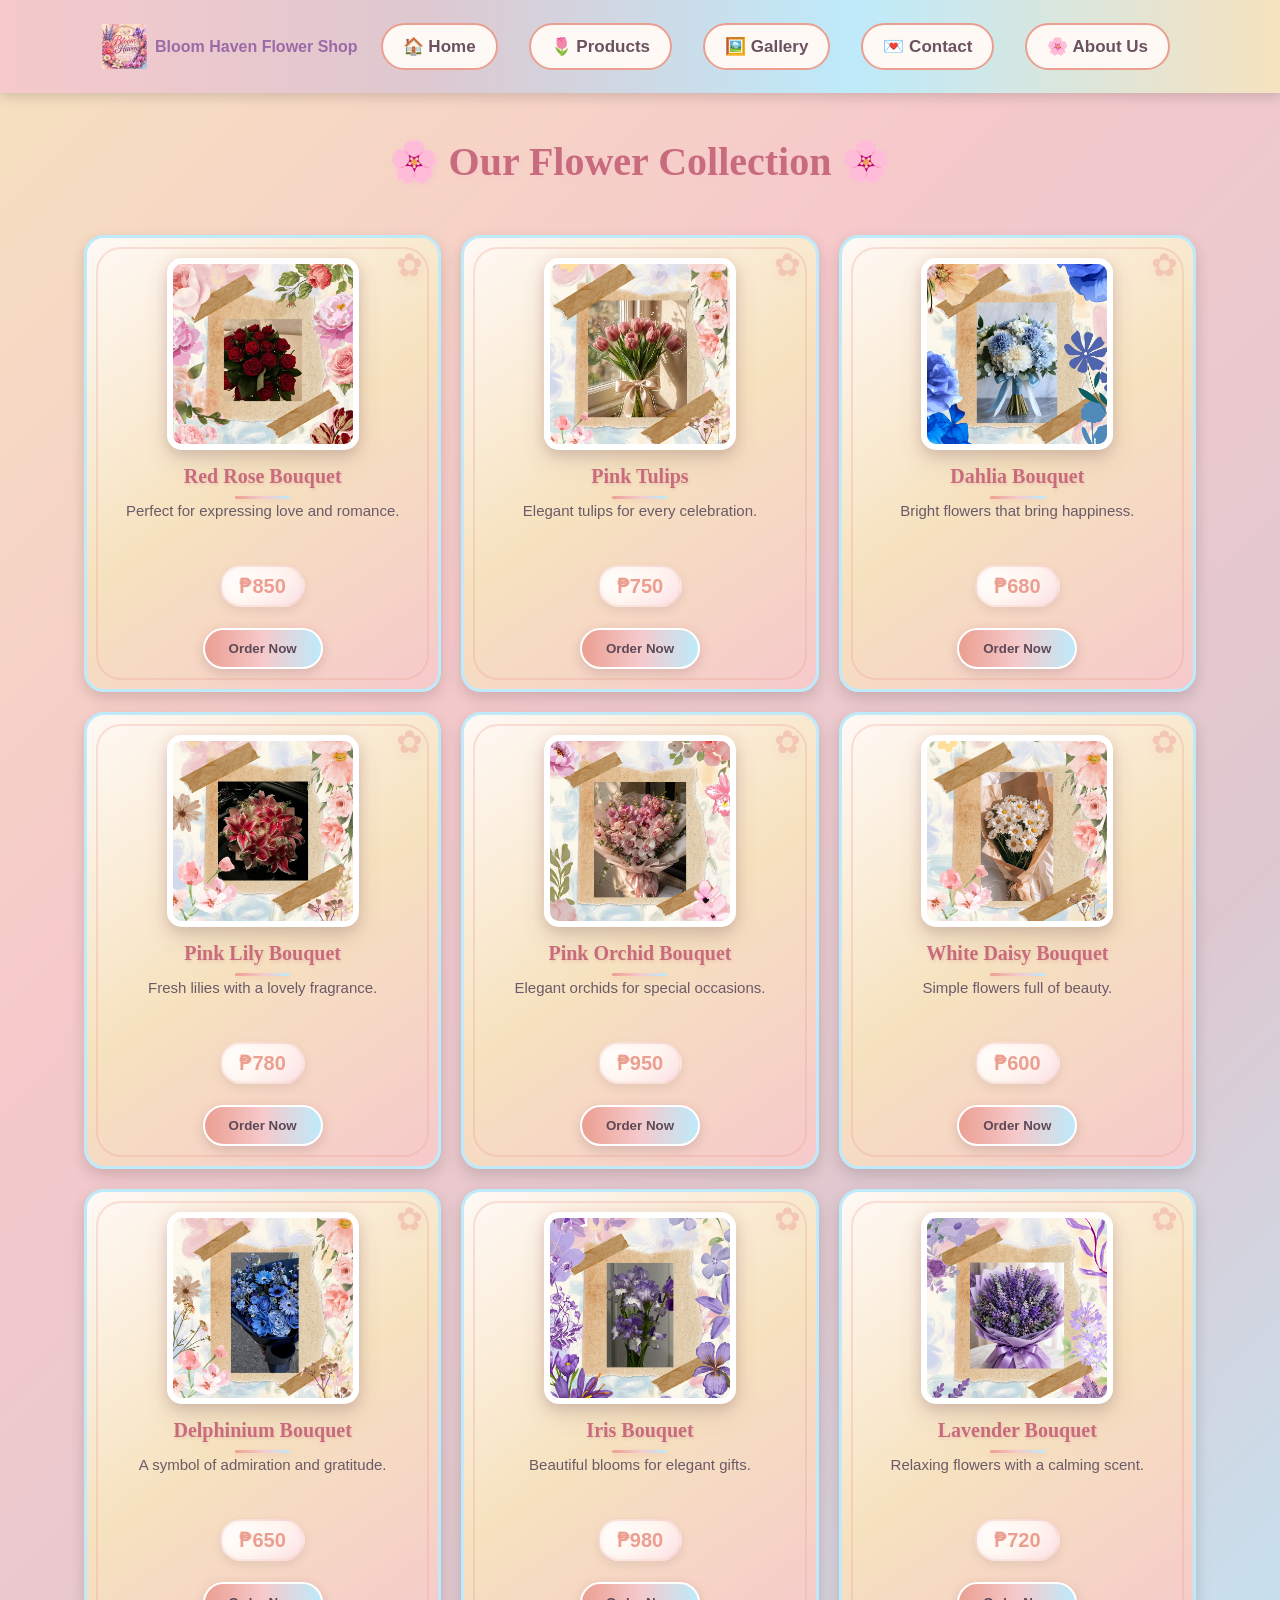
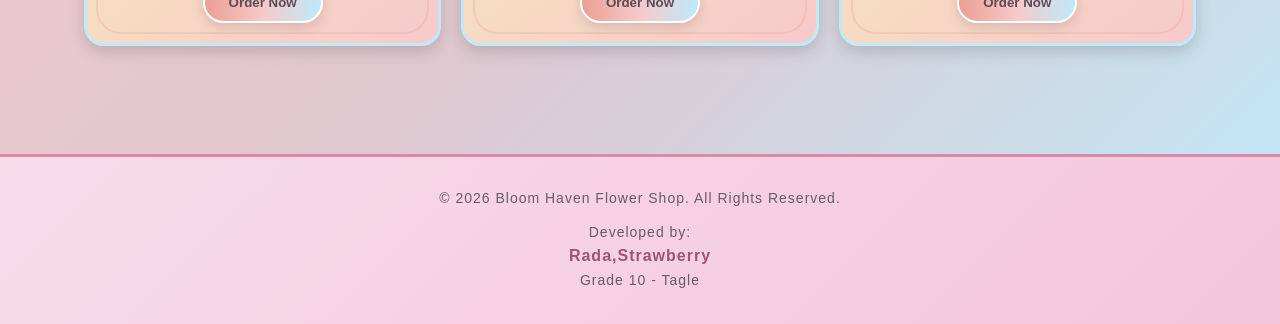
<file: products.html>
<!DOCTYPE html>
<html>

<head>

    <title>Bloom Haven Flower Shop - Products</title>

    <link rel="stylesheet" href="style.css">

    <style>

        /* BODY */

        body{
            margin:0;
            padding:0;
            font-family:Arial,sans-serif;

            background:linear-gradient(
                135deg,
                #F6E2BF,
                #F6C9CB,
                #DEC8D0,
                #BEEAFA
            );
        }


        /* NAVIGATION */

        nav{
            background:linear-gradient(
                90deg,
                #F6C9CB,
                #DEC8D0,
                #BEEAFA,
                #F6E2BF
            );

            padding:18px 10px;

            text-align:center;

            box-shadow:
                0 4px 12px
                rgba(0,0,0,0.15);
        }


        nav a{
            display:inline-block;

            color:#6B5260;

            text-decoration:none;

            font-size:17px;

            font-weight:bold;

            margin:5px 8px;

            padding:11px 20px;

            border-radius:25px;

            transition:.4s;
        }


        nav a:hover{

            background:#FFF9F5;

            color:#EB9F91;

            transform:translateY(-3px);

            box-shadow:
                0 5px 10px
                rgba(0,0,0,.15);
        }


        /* MAIN TITLE */

        h1{

            text-align:center;

            color:#C86B7C;

            font-size:40px;

            text-shadow:
                2px 2px 5px #F6C9CB;
        }


        /* PRODUCT TABLE */

        .product-table{

            width:90%;

            max-width:1200px;

            margin:30px auto;

            border-spacing:20px;

            table-layout:fixed;
        }


        .product-table td{

            width:33.33%;

            height:440px;

            box-sizing:border-box;

            padding:20px;

            text-align:center;

            vertical-align:top;

            background:linear-gradient(
                145deg,
                #FFF9F5,
                #F6E2BF,
                #F6C9CB
            );

            border:3px solid #BEEAFA;

            border-radius:20px;

            box-shadow:
                0 6px 15px
                rgba(0,0,0,.15);

            transition:.4s;
        }


        /* HOVER */

        .product-table td:hover{

            transform:
                translateY(-8px)
                scale(1.03);

            border:3px solid #EB9F91;

            box-shadow:
                0 10px 20px
                rgba(235,159,145,.4);
        }


        /* PRODUCT IMAGE */

        .product-table img{

            width:180px;

            height:180px;

            object-fit:cover;

            border-radius:15px;

            display:block;

            margin:auto;
        }


        /* PRODUCT NAME */

        .product-table h3{

            color:#C86B7C;

            font-size:20px;

            height:25px;

            margin:15px 0 8px;
        }


        /* PRODUCT DESCRIPTION */

        .product-table p{

            color:#6B5A67;

            font-size:15px;

            line-height:22px;

            height:55px;

            margin:10px 0;
        }


        /* PRICE */

        .product-table b{

            color:#EB9F91;

            font-size:20px;
        }


        /* ORDER BUTTON */

        button{

            background:linear-gradient(
                to right,
                #EB9F91,
                #F6C9CB,
                #BEEAFA
            );

            color:#5D4A57;

            border:none;

            padding:10px 20px;

            border-radius:30px;

            font-weight:bold;

            cursor:pointer;

            transition:.4s;
        }


        button:hover{

            background:linear-gradient(
                to right,
                #BEEAFA,
                #F6C9CB,
                #F6E2BF
            );

            transform:scale(1.05);
        }


        /* PRICE LIST TITLE */

        .price-title{

            text-align:center;

            color:#9B6AA7;

            font-size:30px;
        }


        /* PRICE LIST */

        .price-table{

            width:70%;

            max-width:700px;

            margin:auto;

            border-collapse:collapse;

            overflow:hidden;

            border-radius:15px;

            box-shadow:
                0 5px 15px
                rgba(0,0,0,.2);
        }


        .price-table th{

            background:linear-gradient(
                to right,
                #EB9F91,
                #DEC8D0,
                #BEEAFA
            );

            color:white;

            padding:15px;

            font-size:17px;
        }


        .price-table td{

            background:#FFF9F5;

            color:#6B5A67;

            padding:12px;

            border:1px solid #DEC8D0;

            text-align:center;
        }


        .price-table tr:hover td{

            background:#F6C9CB;
        }


        /* PHONE */

        @media screen and (max-width:700px){

            nav a{

                font-size:13px;

                padding:9px 11px;

                margin:3px;
            }


            .product-table{

                width:96%;

                border-spacing:8px;
            }


            .product-table td{

                height:350px;

                padding:10px;
            }


            .product-table img{

                width:100%;

                height:130px;
            }


            .product-table h3{

                font-size:15px;

                height:20px;
            }


            .product-table p{

                font-size:12px;

                line-height:17px;

                height:50px;
            }


            .product-table b{

                font-size:16px;
            }


            button{

                padding:8px 12px;

                font-size:12px;
            }


            h1{

                font-size:30px;
            }


            .price-table{

                width:90%;
            }

        }
  
   button{
    background:linear-gradient(
        to right,
        #EB9F91,
        #F6C9CB,
        #BEEAFA
    );

    color:#5D4A57;

    border:none;

    padding:10px 20px;

    border-radius:30px;

    font-weight:bold;

    cursor:pointer;

    transition:.3s;

    animation:floatButton 2s ease-in-out infinite;
}


/* MOVING ORDER BUTTON */

@keyframes floatButton{

    0%{
        transform:translateY(0);
    }

    50%{
        transform:translateY(-5px);
    }

    100%{
        transform:translateY(0);
    }

}


/* HOVER */

button:hover{

    background:linear-gradient(
        to right,
        #BEEAFA,
        #F6C9CB,
        #F6E2BF
    );

    transform:scale(1.12);

    box-shadow:
        0 6px 15px
        rgba(235,159,145,.4);
}

    </style>

</head>


<body>


<!-- NAVIGATION -->

<nav>
    <div class="brand">
        <img src="logo.png" alt="Bloom Haven Logo">
        <span>Bloom Haven Flower Shop</span>
    </div>
    
<a href="index.html">🏠 Home</a>

<a href="products.html">🌷 Products</a>

<a href="gallery.html">🖼️ Gallery</a>

<a href="contact.html">💌 Contact</a>

<a href="about.html">🌸 About Us</a>

</nav>


<br>


<!-- TITLE -->

<h1>
🌸 Our Flower Collection 🌸
</h1>


<!-- ========================= -->
<!-- PRODUCTS -->
<!-- ========================= -->

<table class="product-table">


<!-- ROW 1 -->

<tr>

<td>

<img src="images/roses.png">

<h3>Red Rose Bouquet</h3>

<p>
Perfect for expressing love and romance.
</p>

<b>₱850</b>

<br><br>

<a href="contact.html">
<button>Order Now</button>
</a>

</td>


<td>

<img src="images/tulips.png">

<h3>Pink Tulips</h3>

<p>
Elegant tulips for every celebration.
</p>

<b>₱750</b>

<br><br>

<a href="contact.html">
<button>Order Now</button>
</a>

</td>


<td>

<img src="images/Dahlia.jpg">

<h3>Dahlia Bouquet</h3>

<p>
Bright flowers that bring happiness.
</p>

<b>₱680</b>

<br><br>

<a href="contact.html">
<button>Order Now</button>
</a>

</td>

</tr>


<!-- ROW 2 -->

<tr>

<td>

<img src="images/Lily.png">

<h3>Pink Lily Bouquet</h3>

<p>
Fresh lilies with a lovely fragrance.
</p>

<b>₱780</b>

<br><br>

<a href="contact.html">
<button>Order Now</button>
</a>

</td>


<td>

<img src="images/orchids.png">

<h3>Pink Orchid Bouquet</h3>

<p>
Elegant orchids for special occasions.
</p>

<b>₱950</b>

<br><br>

<a href="contact.html">
<button>Order Now</button>
</a>

</td>


<td>

<img src="images/Daisy.png">

<h3>White Daisy Bouquet</h3>

<p>
Simple flowers full of beauty.
</p>

<b>₱600</b>

<br><br>

<a href="contact.html">
<button>Order Now</button>
</a>

</td>

</tr>


<!-- ROW 3 -->

<tr>

<td>

<img src="images/Delphinium.png">

<h3>Delphinium Bouquet</h3>

<p>
A symbol of admiration and gratitude.
</p>

<b>₱650</b>

<br><br>

<a href="contact.html">
<button>Order Now</button>
</a>

</td>


<td>

<img src="images/iris.png">

<h3>Iris Bouquet</h3>

<p>
Beautiful blooms for elegant gifts.
</p>

<b>₱980</b>

<br><br>

<a href="contact.html">
<button>Order Now</button>
</a>

</td>


<td>

<img src="images/lavender.png">

<h3>Lavender Bouquet</h3>

<p>
Relaxing flowers with a calming scent.
</p>

<b>₱720</b>

<br><br>

<a href="contact.html">
<button>Order Now</button>
</a>

</td>

</tr>


</table>


<br>

    
<footer>
    <p>© 2026 Bloom Haven Flower Shop. All Rights Reserved.</p>

    <p class="developer">
        Developed by:<br>
        <strong>Rada,Strawberry</strong><br>
        Grade 10 - Tagle
    </p>
</footer>


</body>

</html>
</file>
<file: style.css>
/* =====================================================
   🌸 BLOOM HAVEN FLOWER SHOP
   🌸 COMPLETE STYLE.CSS
===================================================== */


/* =====================================================
   🌷 GENERAL WEBSITE
===================================================== */

body{

    margin:0;
    padding:0;

    font-family:Arial,sans-serif;

    color:#6B5A67;

    background:
        linear-gradient(
            135deg,
            #F6E2BF,
            #F6C9CB,
            #DEC8D0,
            #BEEAFA
        );

}


/* =====================================================
   🌸 NAVIGATION
===================================================== */

nav{

    display:flex;

    justify-content:center;

    align-items:center;

    flex-wrap:wrap;

    gap:10px;

    padding:15px;

    background:
        linear-gradient(
            90deg,
            #F6C9CB,
            #DEC8D0,
            #BEEAFA,
            #F6E2BF
        );

    box-shadow:
        0 4px 12px
        rgba(0,0,0,.15);

    position:sticky;

    top:0;

    z-index:1000;

}


/* NAVIGATION LINKS */

nav a{

    display:inline-block;

    text-decoration:none;

    color:#7B5260;

    font-size:16px;

    font-weight:bold;

    padding:10px 18px;

    border-radius:25px;

    background:#FFF9F5;

    border:2px solid #EB9F91;

    transition:.35s ease;

}


/* NAVIGATION HOVER */

nav a:hover{

    background:#EB9F91;

    color:white;

    transform:
        translateY(-3px)
        scale(1.04);

    box-shadow:
        0 5px 12px
        rgba(235,159,145,.4);

}


nav {
    display: flex;
    align-items: center;
    justify-content: center;
    gap: 15px;
}

.brand {
    display: flex;
    align-items: center;
    gap: 8px;
}

.brand img {
    width: 45px;
    height: 45px;
    object-fit: contain;
}

.brand span {
    font-size: 16px;
    font-weight: bold;
    color: #9b6aa7;
}

/* =====================================================
   🌸 HEADINGS
===================================================== */

h1{

    font-family:
        Georgia,
        "Times New Roman",
        serif;

    text-align:center;

    color:#C86B7C;

    font-size:40px;

    text-shadow:
        2px 2px 5px
        #F6C9CB;

}


h2{

    font-family:
        Georgia,
        "Times New Roman",
        serif;

}


/* =====================================================
   💕 INTRO TEXT
===================================================== */

.intro{

    text-align:center;

    color:#6B5A67;

    font-size:18px;

    line-height:1.6;

    padding:
        0 20px;

}


/* =====================================================
   🎀 GENERAL BUTTON
===================================================== */

button{

    background:
        linear-gradient(
            90deg,
            #EB9F91,
            #F6C9CB,
            #BEEAFA
        );

    color:#5D4A57;

    border:2px solid #FFFFFF;

    padding:10px 18px;

    border-radius:30px;

    cursor:pointer;

    font-weight:bold;

    box-shadow:
        0 5px 12px
        rgba(107,82,96,.18);

    transition:.35s ease;

}


button:hover{

    transform:
        translateY(-3px)
        scale(1.07);

    box-shadow:
        0 8px 18px
        rgba(235,159,145,.35);

}


/* =====================================================
   🖼️ IMAGES
===================================================== */

img{

    max-width:100%;

}


/* =====================================================
   🌸 LOGO
===================================================== */

.logo{

    text-align:center;

    margin:25px auto;

}


.logo img{

    width:200px;

    height:200px;

    object-fit:cover;

    border-radius:50%;

    border:5px solid #EB9F91;

    box-shadow:

        0 6px 15px
        rgba(0,0,0,.2),

        0 0 20px
        rgba(235,159,145,.25);

    transition:.4s;

}


.logo img:hover{

    transform:
        scale(1.08)
        rotate(3deg);

    box-shadow:

        0 10px 20px
        rgba(235,159,145,.4),

        0 0 30px
        rgba(190,234,250,.4);

}


/* =====================================================
   🌸 PRODUCT TABLE
===================================================== */

.product-table{

    width:90%;

    max-width:1200px;

    margin:
        35px auto 70px;

    border-spacing:20px;

    table-layout:fixed;

}


/* =====================================================
   💐 BONGGANG PRODUCT BOX
===================================================== */

.product-table td{

    position:relative;

    width:33.33%;

    height:440px;

    box-sizing:border-box;

    padding:25px 20px;

    text-align:center;

    vertical-align:top;

    overflow:hidden;

    border-radius:32px;

    border:
        3px solid
        rgba(255,255,255,.9);


    /* 🌸 MULTI-LAYER BACKGROUND */

    background:

        radial-gradient(
            circle at 15% 15%,
            rgba(255,255,255,.95),
            transparent 35%
        ),

        radial-gradient(
            circle at 90% 85%,
            rgba(190,234,250,.45),
            transparent 35%
        ),

        radial-gradient(
            circle at 8% 90%,
            rgba(246,201,203,.35),
            transparent 20%
        ),

        linear-gradient(
            145deg,
            #FFFFFF,
            #FFF7F1,
            #FCE3E7,
            #EAF8FC
        );


    /* ✨ LAYERED SHADOW */

    box-shadow:

        0 8px 15px
        rgba(107,82,96,.15),

        0 18px 35px
        rgba(107,82,96,.14),

        0 0 0 2px
        rgba(235,159,145,.18),

        inset 0 0 25px
        rgba(255,255,255,.9);


    transition:

        transform .45s ease,

        box-shadow .45s ease,

        border-color .45s ease;

}


/* =====================================================
   ✨ INNER DECORATIVE BORDER
===================================================== */

.product-table td::before{

    content:"";

    position:absolute;

    inset:9px;

    border:
        2px solid
        rgba(235,159,145,.30);

    border-radius:25px;

    pointer-events:none;

    z-index:1;

    transition:.45s;

}


/* =====================================================
   🌸 FLOWER DECORATION
===================================================== */

.product-table td::after{

    content:"✿";

    position:absolute;

    top:8px;

    right:15px;

    color:#EB9F91;

    font-size:32px;

    opacity:.45;

    text-shadow:
        0 3px 8px
        rgba(235,159,145,.35);

    pointer-events:none;

    z-index:2;

    transition:.5s;

}


/* =====================================================
   💎 PRODUCT BOX HOVER
===================================================== */

.product-table td:hover{

    transform:
        translateY(-15px)
        scale(1.035);

    border-color:#EB9F91;

    box-shadow:

        0 12px 20px
        rgba(107,82,96,.15),

        0 25px 45px
        rgba(107,82,96,.20),

        0 0 25px
        rgba(235,159,145,.40),

        0 0 45px
        rgba(190,234,250,.30),

        inset 0 0 25px
        rgba(255,255,255,.95);

}


/* =====================================================
   ✨ INNER BORDER HOVER
===================================================== */

.product-table td:hover::before{

    inset:5px;

    border-color:
        rgba(235,159,145,.65);

    box-shadow:
        0 0 15px
        rgba(235,159,145,.25);

}


/* =====================================================
   🌸 FLOWER HOVER
===================================================== */

.product-table td:hover::after{

    transform:
        rotate(25deg)
        scale(1.35);

    opacity:.9;

}


/* =====================================================
   🌷 PRODUCT IMAGE
===================================================== */

.product-table img{

    position:relative;

    z-index:3;

    width:180px;

    height:180px;

    object-fit:cover;

    display:block;

    margin:
        5px auto 15px;

    border-radius:25px;

    border:
        6px solid #FFFFFF;

    box-shadow:

        0 6px 12px
        rgba(107,82,96,.15),

        0 12px 25px
        rgba(107,82,96,.12),

        0 0 15px
        rgba(235,159,145,.18);

    transition:.5s;

}


/* IMAGE HOVER */

.product-table td:hover img{

    transform:
        scale(1.08)
        rotate(2deg);

    box-shadow:

        0 8px 15px
        rgba(107,82,96,.18),

        0 15px 30px
        rgba(235,159,145,.30),

        0 0 20px
        rgba(190,234,250,.35);

}


/* =====================================================
   🌸 PRODUCT NAME
===================================================== */

.product-table h3{

    position:relative;

    z-index:3;

    color:#C86B7C;

    font-family:
        Georgia,
        "Times New Roman",
        serif;

    font-size:20px;

    height:25px;

    margin:
        12px 0 18px;

    text-shadow:
        1px 2px 3px
        rgba(200,107,124,.20);

}


/* =====================================================
   ✨ LINE UNDER PRODUCT NAME
===================================================== */

.product-table h3::after{

    content:"";

    display:block;

    width:55px;

    height:3px;

    margin:8px auto;

    border-radius:10px;

    background:
        linear-gradient(
            to right,
            #EB9F91,
            #F6C9CB,
            #BEEAFA
        );

    box-shadow:
        0 2px 5px
        rgba(235,159,145,.25);

}


/* =====================================================
   💐 PRODUCT DESCRIPTION
===================================================== */

.product-table p{

    position:relative;

    z-index:3;

    color:#6B5A67;

    font-size:15px;

    line-height:22px;

    height:55px;

    margin:15px 0;

}


/* =====================================================
   💰 PRICE
===================================================== */

.product-table b{

    position:relative;

    z-index:4;

    display:inline-block;

    color:#C86B7C;

    font-size:21px;

    padding:7px 17px;

    border-radius:25px;

    background:
        linear-gradient(
            135deg,
            #FFFFFF,
            #FFF7F1,
            #FCE3E7
        );

    border:
        2px solid
        rgba(235,159,145,.25);

    box-shadow:

        0 4px 10px
        rgba(107,82,96,.12),

        inset 0 0 8px
        rgba(235,159,145,.10);

    transition:.35s;

}


/* PRICE HOVER */

.product-table td:hover b{

    transform:scale(1.1);

    box-shadow:

        0 6px 14px
        rgba(235,159,145,.25),

        0 0 15px
        rgba(235,159,145,.18);

}


/* =====================================================
   🎀 ORDER BUTTON
===================================================== */

.product-table button{

    position:relative;

    z-index:4;

    margin-top:3px;

    padding:11px 24px;

    border:
        2px solid #FFFFFF;

    border-radius:30px;

    background:
        linear-gradient(
            90deg,
            #EB9F91,
            #F6C9CB,
            #BEEAFA
        );

    color:#5D4A57;

    font-weight:bold;

    cursor:pointer;

    box-shadow:

        0 5px 12px
        rgba(107,82,96,.18),

        0 0 10px
        rgba(235,159,145,.12);

    transition:.35s;

}


/* BUTTON HOVER */

.product-table button:hover{

    transform:
        translateY(-4px)
        scale(1.1);

    box-shadow:

        0 8px 18px
        rgba(107,82,96,.22),

        0 0 22px
        rgba(235,159,145,.35);

    background:
        linear-gradient(
            90deg,
            #BEEAFA,
            #F6C9CB,
            #F6E2BF
        );

}


/* =====================================================
   ✨ PRODUCT CARD GLOW
===================================================== */

.product-table td:hover{

    animation:
        cardGlow 1.8s ease-in-out infinite alternate;

}


@keyframes cardGlow{

    from{

        box-shadow:

            0 12px 20px
            rgba(107,82,96,.15),

            0 25px 45px
            rgba(107,82,96,.18),

            0 0 20px
            rgba(235,159,145,.25);

    }

    to{

        box-shadow:

            0 15px 25px
            rgba(107,82,96,.18),

            0 28px 50px
            rgba(107,82,96,.22),

            0 0 32px
            rgba(235,159,145,.42);

    }

}


/* =====================================================
   🌸 GALLERY TABLE
===================================================== */

.gallery-table{

    width:90%;

    max-width:1200px;

    margin:30px auto;

    border-spacing:20px;

    table-layout:fixed;

}


.gallery-table td{

    width:33.33%;

    vertical-align:top;

    padding:0;

}


/* =====================================================
   🌷 FLOWER CARD
===================================================== */

.flower-card{

    height:430px;

    box-sizing:border-box;

    background:
        linear-gradient(
            135deg,
            #FFF9F5,
            #F6E2BF,
            #F6C9CB,
            #BEEAFA
        );

    border-radius:25px;

    padding:15px;

    text-align:center;

    box-shadow:

        0 8px 20px
        rgba(107,82,96,.18);

    transition:.4s;

    overflow:hidden;

}


.flower-card:hover{

    transform:
        translateY(-8px)
        scale(1.02);

    box-shadow:

        0 15px 30px
        rgba(107,82,96,.25),

        0 0 25px
        rgba(235,159,145,.25);

}


/* =====================================================
   📱 RESPONSIVE DESIGN
===================================================== */

@media screen and (max-width:700px){


    /* NAV */

    nav{

        gap:6px;

        padding:10px;

    }


    nav a{

        font-size:13px;

        padding:8px 10px;

    }


    /* TITLE */

    h1{

        font-size:30px;

    }


    .intro{

        font-size:15px;

    }


    /* PRODUCT TABLE */

    .product-table{

        width:96%;

        border-spacing:8px;

    }


    .product-table td{

        height:350px;

        padding:10px;

        border-radius:16px;

    }


    /* INNER BORDER */

    .product-table td::before{

        inset:5px;

        border-radius:12px;

        border-width:1px;

    }


    /* FLOWER */

    .product-table td::after{

        font-size:18px;

        top:5px;

        right:6px;

    }


    /* IMAGE */

    .product-table img{

        width:100%;

        height:130px;

        border-width:4px;

        border-radius:15px;

    }


    /* NAME */

    .product-table h3{

        font-size:15px;

        height:20px;

        margin:
            8px 0 13px;

    }


    .product-table h3::after{

        width:30px;

        height:2px;

        margin:5px auto;

    }


    /* DESCRIPTION */

    .product-table p{

        font-size:12px;

        line-height:17px;

        height:50px;

        margin:10px 0;

    }


    /* PRICE */

    .product-table b{

        font-size:15px;

        padding:5px 9px;

    }


    /* BUTTON */

    .product-table button{

        padding:8px 12px;

        font-size:11px;

    }


    /* LOGO */

    .logo img{

        width:150px;

        height:150px;

    }


}


/* =========================
   BLOOM HAVEN PRODUCT BOXES
========================= */

.products-container {
    display: grid;
    grid-template-columns: repeat(3, 1fr);
    gap: 30px;
    padding: 35px;
}


/* =========================
   PRODUCT CARD
========================= */

.product-card {
    position: relative;

    background: linear-gradient(
        145deg,
        #fffefe,
        #fff7fa
    );

    padding: 25px;
    text-align: center;

    border: 3px solid #d8a8bd;
    border-radius: 28px;

    /* Inner decorative line */
    box-shadow:
        0 0 0 6px #fffefe,
        0 0 0 8px #ead4df,
        0 12px 30px rgba(107, 90, 103, 0.15);

    transition: all 0.35s ease;

    overflow: hidden;
}


/* =========================
   FLORAL DECORATIONS
========================= */

.product-card::before {
    content: "✿";
    position: absolute;

    top: 8px;
    left: 12px;

    font-size: 28px;
    color: #d29bb3;

    opacity: 0.75;
}

.product-card::after {
    content: "❀";
    position: absolute;

    bottom: 8px;
    right: 12px;

    font-size: 27px;
    color: #b9a5c8;

    opacity: 0.75;
}


/* =========================
   HOVER EFFECT
========================= */

.product-card:hover {
    transform: translateY(-10px) scale(1.02);

    border-color: #b97898;

    box-shadow:
        0 0 0 6px #fffefe,
        0 0 0 8px #d8a8bd,
        0 18px 35px rgba(107, 90, 103, 0.22);
}


/* =========================
   PRODUCT IMAGE
========================= */

.product-card img {
    width: 100%;
    height: 220px;

    object-fit: cover;

    border-radius: 20px;

    border: 2px solid #ead4df;

    margin-bottom: 15px;

    transition: transform 0.35s ease;
}

.product-card:hover img {
    transform: scale(1.04);
}


/* =========================
   PRODUCT NAME
========================= */

.product-card h3 {
    color: #6b5a67;

    font-size: 22px;

    margin: 10px 0 8px;

    font-weight: bold;
}


/* =========================
   PRODUCT DESCRIPTION
========================= */

.product-card p {
    color: #8b7783;

    font-size: 15px;

    line-height: 1.6;

    margin: 8px 0;
}


/* =========================
   PRICE
========================= */

.product-card .price {
    color: #b56583;

    font-size: 20px;

    font-weight: bold;

    margin: 15px 0;
}


/* =========================
   BUTTON
========================= */

.product-card button {
    background: linear-gradient(
        135deg,
        #c9829f,
        #a96584
    );

    color: white;

    border: none;

    padding: 11px 24px;

    border-radius: 25px;

    font-size: 14px;

    cursor: pointer;

    transition: all 0.3s ease;
}

.product-card button:hover {
    transform: scale(1.06);

    box-shadow: 0 5px 12px rgba(107, 90, 103, 0.2);
}


/* =========================
   RESPONSIVE
========================= */

@media (max-width: 900px) {

    .products-container {
        grid-template-columns: repeat(2, 1fr);
    }

}

@media (max-width: 600px) {

    .products-container {
        grid-template-columns: 1fr;
        padding: 20px;
    }

    .product-card {
        padding: 20px;
    }

}

<div class="video-container">

    <iframe
        src=https://bloomheaven.weebly.com
        title="Bloom Heaven Promotional Video"
        allowfullscreen>
    </iframe>

</div>

.video-container {
    width: 90%;
    max-width: 200px;
    margin: 15px auto;
}

.video-container iframe {
    width: 100%;
    height: 200px;
    border: none;
}


/* =========================
   FOOTER
========================= */

footer{
    background:#F8EAF0;
    color:#6B5A67;
    text-align:center;
    padding:25px 15px;
    margin-top:40px;
    border-top:2px solid #E8C8D6;
}

footer p{
    margin:0;
    font-size:14px;
    letter-spacing:1px;
}

/* =========================
   DEVELOPER FOOTER
========================= */

footer{
    text-align:center;
    padding:25px 15px;
    margin-top:40px;
    background:linear-gradient(135deg,#f8dce8,#f3c6d9);
    color:#6B5A67;
    border-top:3px solid #d98aaa;
}

footer p{
    margin:8px 0;
}

footer .developer{
    margin-top:15px;
    font-size:14px;
    line-height:1.6;
}

footer .developer strong{
    font-size:16px;
    color:#9b5575;
}


/* Gallery Video */
.video-section {
    text-align: center;
    padding: 40px 20px;
}

.video-section h2 {
    color: #0b1f3a;
    margin-bottom: 20px;
}

.video-section iframe {
    width: 100%;
    max-width: 700px;
    height: 400px;
    border: none;
    border-radius: 15px;
    box-shadow: 0 4px 15px rgba(0,0,0,0.2);
}
</file>
